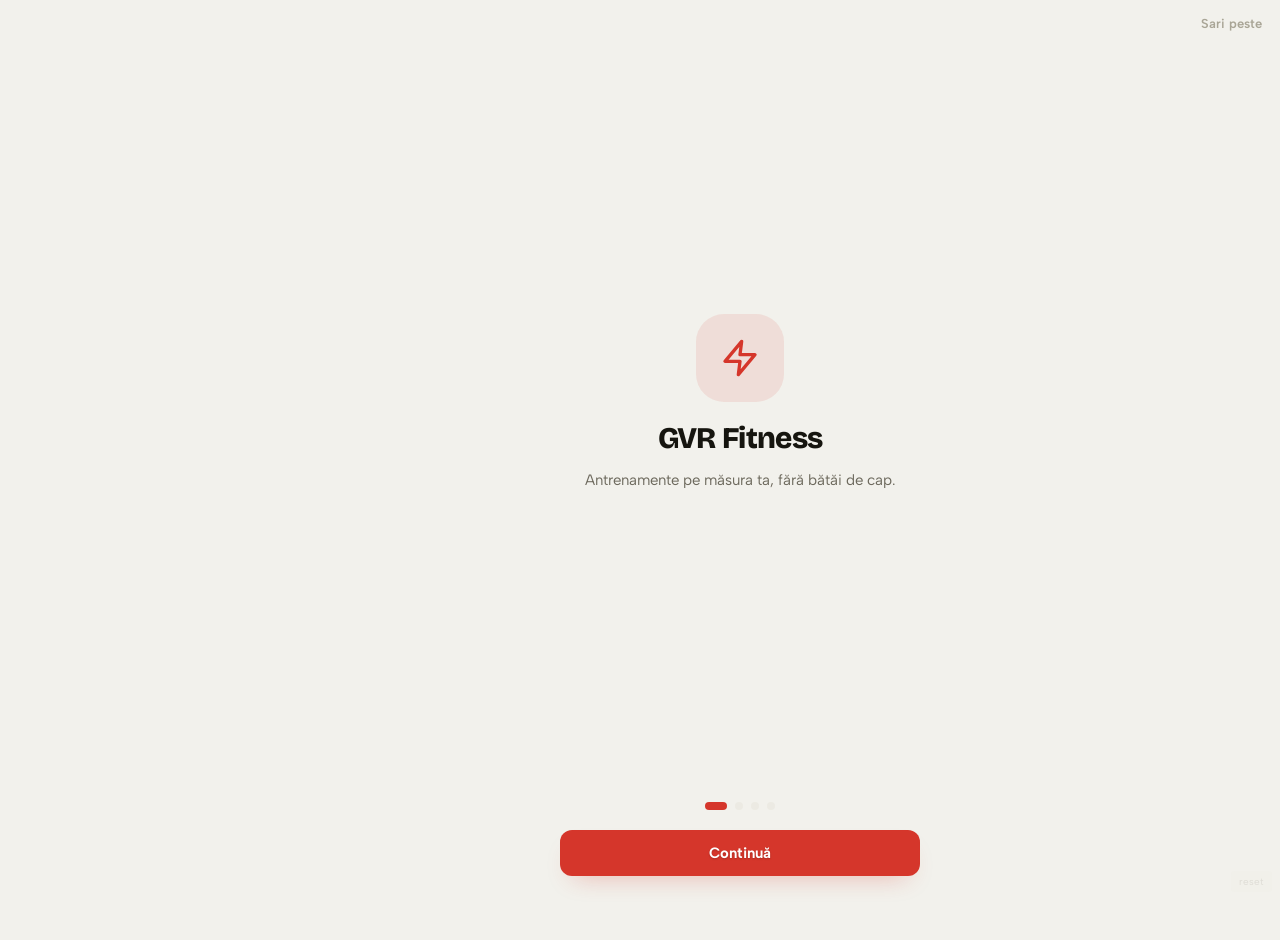
<file: index.html>
<!DOCTYPE html>
<html lang="ro">
<head>
  <meta charset="UTF-8" />
  <meta name="viewport" content="width=device-width, initial-scale=1.0, viewport-fit=cover" />
  <meta name="theme-color" content="#F2F1EC" />
  <meta name="apple-mobile-web-app-capable" content="yes" />
  <meta name="apple-mobile-web-app-status-bar-style" content="default" />
  <title>GVR Fitness Tracker</title>
  <link rel="manifest" href="manifest.json" />
  <link rel="stylesheet" href="assets/fonts/fonts.css" />
  <link rel="stylesheet" href="css/main.css" />
  <script>
    (function() {
      try {
        var saved = JSON.parse(localStorage.getItem('gvr-data-v1') || '{}').tema;
        var t = saved || (matchMedia('(prefers-color-scheme: dark)').matches ? 'slate' : 'chalk');
        document.documentElement.dataset.theme = t;
        var meta = document.querySelector('meta[name="theme-color"]');
        if (meta) meta.content = t === 'slate' ? '#141310' : '#F2F1EC';
      } catch(e) {}
    })();
  </script>
  <script>window.APP_VERSION = '0.9.27';</script>
</head>
<body>

  <!-- Welcome / tur de funcții (utilizator nou) -->
  <div id="view-welcome" class="view"></div>

  <!-- Setup: alegere mod (simplu / personalizat) + pași mod simplu -->
  <div id="view-setup" class="view"></div>

  <!-- Onboarding -->
  <div id="view-onboarding" class="view"></div>

  <!-- Program generat -->
  <div id="view-program" class="view"></div>

  <!-- Dashboard -->
  <div id="view-dashboard" class="view"></div>

  <!-- Antrenamentul zilei (placeholder Etapa 4) -->
  <div id="view-today" class="view"></div>

  <!-- Profil -->
  <div id="view-profil" class="view"></div>

  <!-- Statistici (hub: Sumar / Progres / Recorduri) -->
  <div id="view-statistici" class="view"></div>

  <!-- Calendar lunar -->
  <div id="view-calendar" class="view"></div>

  <!-- Configurare skandenberg (mini-onboarding) -->
  <div id="view-skand" class="view"></div>

  <!-- Realizări (rang forță + insigne) -->
  <div id="view-realizari" class="view"></div>

  <!-- Navigație principală (bottom bar pe mobil, sidebar pe desktop) -->
  <nav id="app-nav" class="app-nav" hidden>
    <a class="nav-logo" href="#" aria-label="GVR Fitness">
      <svg viewBox="0 0 120 120" width="28" height="28" aria-hidden="true" style="flex-shrink:0;">
        <rect x="26" y="42" width="10" height="36" rx="3.5" fill="currentColor"/>
        <rect x="84" y="42" width="10" height="36" rx="3.5" fill="currentColor"/>
        <rect x="14" y="49" width="8" height="22" rx="3" fill="currentColor"/>
        <rect x="98" y="49" width="8" height="22" rx="3" fill="currentColor"/>
        <line x1="34" y1="60" x2="86" y2="60" stroke="currentColor" stroke-width="8" stroke-linecap="round"/>
        <rect x="52" y="55" width="16" height="10" rx="2.5" fill="var(--accent)"/>
      </svg>
      <span class="nav-wordmark">G<span style="color:var(--accent);">V</span>R<span class="nav-wordmark-sub">FITNESS</span></span>
    </a>
        <button class="nav-item" data-nav="dashboard">
      <span class="nav-ico"><svg viewBox="0 0 24 24" fill="none" stroke="currentColor" stroke-width="2" stroke-linecap="round" stroke-linejoin="round"><path d="m3 9 9-7 9 7v11a2 2 0 0 1-2 2H5a2 2 0 0 1-2-2z"/><polyline points="9 22 9 12 15 12 15 22"/></svg></span>
      <span class="nav-lbl">Acasă</span>
    </button>
    <button class="nav-item" data-nav="program">
      <span class="nav-ico"><svg viewBox="0 0 24 24" fill="none" stroke="currentColor" stroke-width="2" stroke-linecap="round" stroke-linejoin="round"><line x1="8" y1="6" x2="21" y2="6"/><line x1="8" y1="12" x2="21" y2="12"/><line x1="8" y1="18" x2="21" y2="18"/><line x1="3" y1="6" x2="3.01" y2="6"/><line x1="3" y1="12" x2="3.01" y2="12"/><line x1="3" y1="18" x2="3.01" y2="18"/></svg></span>
      <span class="nav-lbl">Program</span>
    </button>
    <button class="nav-item nav-item-cta" data-nav="start">
      <span class="nav-ico"><svg viewBox="0 0 24 24" fill="currentColor" stroke="none"><polygon points="6 3 20 12 6 21 6 3"/></svg></span>
      <span class="nav-lbl">Antrenează</span>
    </button>
    <button class="nav-item" data-nav="statistici">
      <span class="nav-ico"><svg viewBox="0 0 24 24" fill="none" stroke="currentColor" stroke-width="2" stroke-linecap="round" stroke-linejoin="round"><line x1="18" y1="20" x2="18" y2="10"/><line x1="12" y1="20" x2="12" y2="4"/><line x1="6" y1="20" x2="6" y2="14"/></svg></span>
      <span class="nav-lbl">Statistici</span>
    </button>
    <button class="nav-item" data-nav="profil">
      <span class="nav-ico"><svg viewBox="0 0 24 24" fill="none" stroke="currentColor" stroke-width="2" stroke-linecap="round" stroke-linejoin="round"><circle cx="12" cy="12" r="3"/><path d="M19.4 15a1.65 1.65 0 0 0 .33 1.82l.06.06a2 2 0 1 1-2.83 2.83l-.06-.06a1.65 1.65 0 0 0-1.82-.33 1.65 1.65 0 0 0-1 1.51V21a2 2 0 0 1-4 0v-.09A1.65 1.65 0 0 0 9 19.4a1.65 1.65 0 0 0-1.82.33l-.06.06a2 2 0 1 1-2.83-2.83l.06-.06a1.65 1.65 0 0 0 .33-1.82 1.65 1.65 0 0 0-1.51-1H3a2 2 0 0 1 0-4h.09A1.65 1.65 0 0 0 4.6 9a1.65 1.65 0 0 0-.33-1.82l-.06-.06a2 2 0 1 1 2.83-2.83l.06.06a1.65 1.65 0 0 0 1.82.33H9a1.65 1.65 0 0 0 1-1.51V3a2 2 0 0 1 4 0v.09a1.65 1.65 0 0 0 1 1.51 1.65 1.65 0 0 0 1.82-.33l.06-.06a2 2 0 1 1 2.83 2.83l-.06.06a1.65 1.65 0 0 0-.33 1.82V9a1.65 1.65 0 0 0 1.51 1H21a2 2 0 0 1 0 4h-.09a1.65 1.65 0 0 0-1.51 1z"/></svg></span>
      <span class="nav-lbl">Setări</span>
    </button>
  </nav>

  <!-- Reset ascuns (dev) -->
  <button id="btn-reset" style="position:fixed;bottom:8px;right:8px;opacity:.15;font-size:10px;padding:4px 8px;background:var(--surf2);color:var(--t2);border-radius:4px;z-index:999">reset</button>

  <script type="module" src="js/app.js"></script>
</body>
</html>
</file>
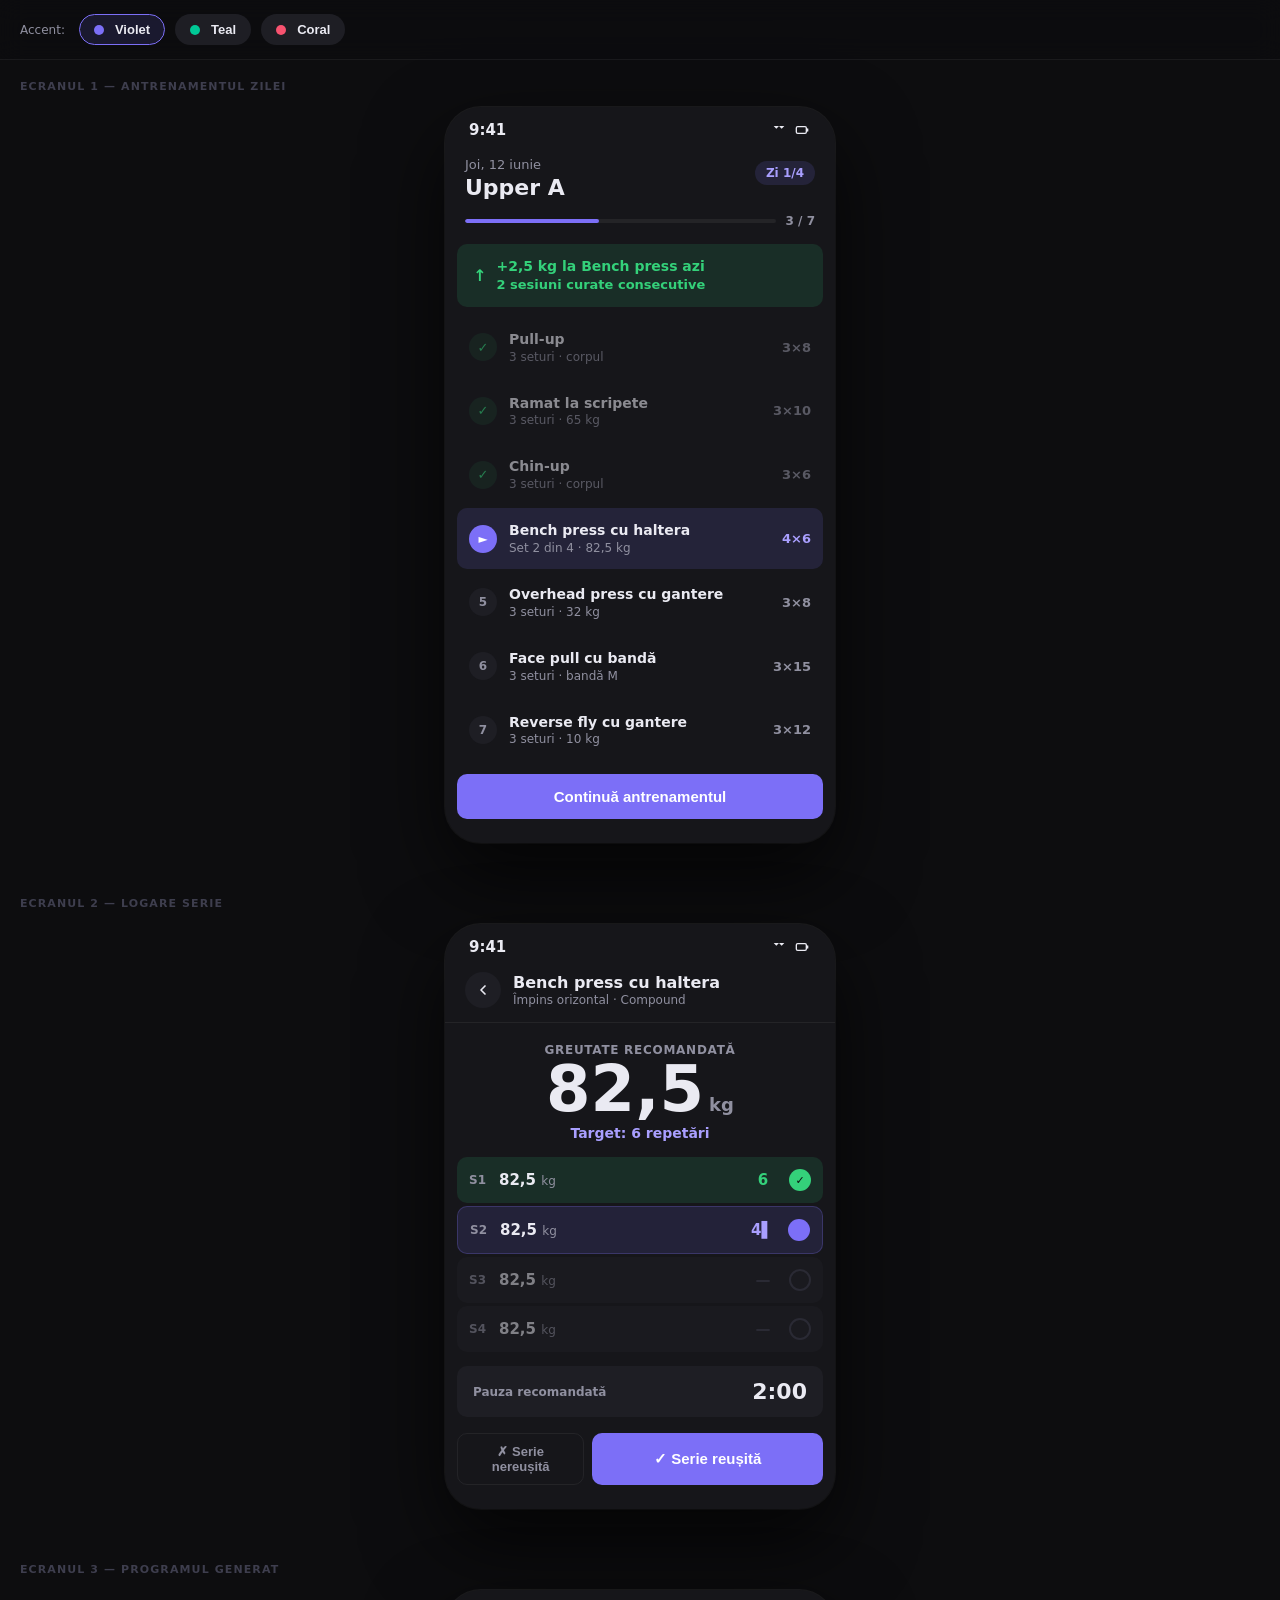
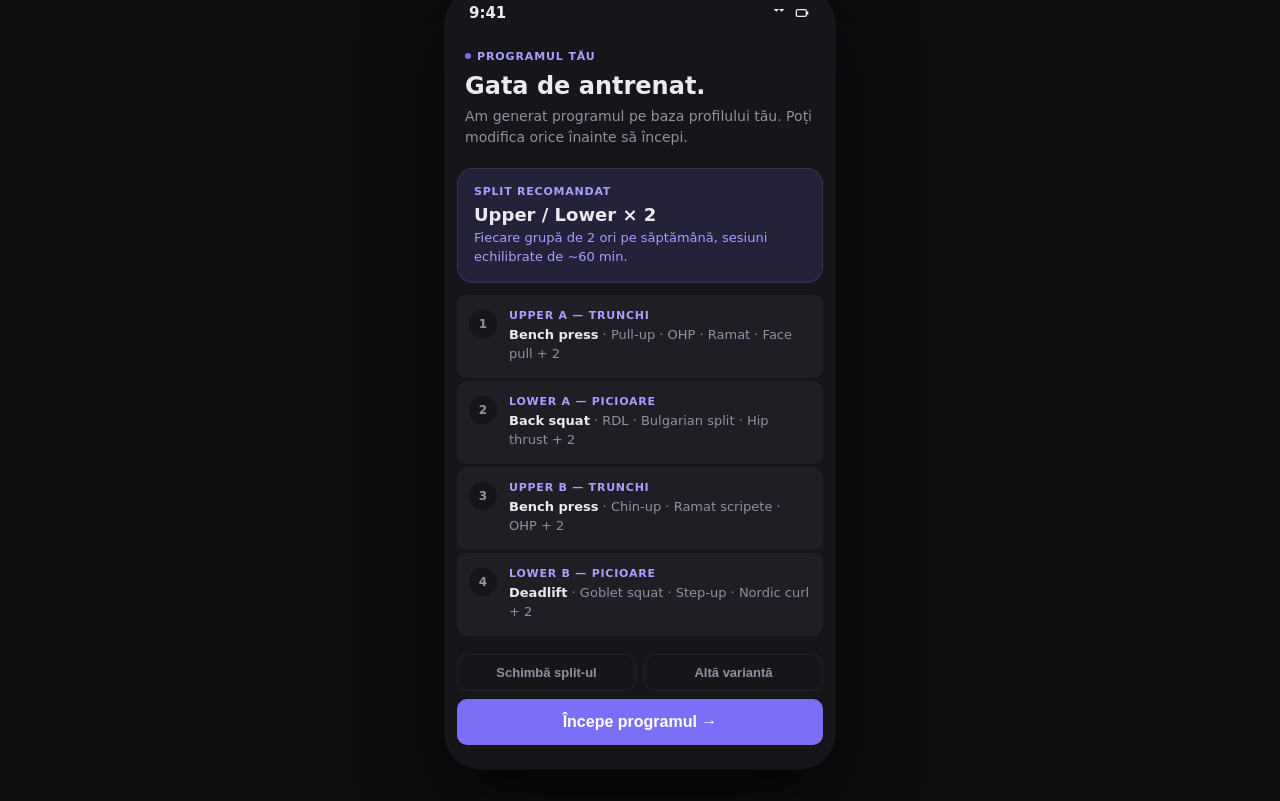
<file: design/prototip.html>
<!DOCTYPE html>
<html lang="ro">
<head>
  <meta charset="UTF-8" />
  <meta name="viewport" content="width=device-width, initial-scale=1.0" />
  <title>GVR — Prototip Design</title>
  <style>
    /* ── Tokens ──────────────────────────────── */
    :root {
      --bg:         #0d0d0f;
      --surface:    #16161a;
      --surface-2:  #1e1e24;
      --border:     rgba(255,255,255,0.06);

      /* Accent A — Violet (default) */
      --accent:     #7c6ff7;
      --accent-dim: rgba(124,111,247,0.14);
      --accent-txt: #a99fff;

      /* Semantic */
      --green:      #34d17a;
      --green-dim:  rgba(52,209,122,0.13);
      --orange:     #f5a624;
      --orange-dim: rgba(245,166,36,0.13);

      /* Text */
      --t1: #eaeaf2;
      --t2: #9090a0;
      --t3: #3e3e4e;

      --r:  16px;
      --rs: 10px;
    }

    * { box-sizing: border-box; margin: 0; padding: 0; }

    body {
      background: var(--bg);
      color: var(--t1);
      font-family: system-ui, -apple-system, sans-serif;
      font-variant-numeric: tabular-nums;
      -webkit-font-smoothing: antialiased;
    }

    /* ── Selector culoare ─────────────────────── */
    .color-bar {
      position: sticky;
      top: 0;
      z-index: 100;
      background: rgba(13,13,15,0.92);
      backdrop-filter: blur(12px);
      padding: 14px 20px;
      display: flex;
      align-items: center;
      gap: 10px;
      border-bottom: 1px solid var(--border);
    }
    .color-bar span {
      font-size: 12px;
      color: var(--t2);
      font-weight: 500;
      margin-right: 4px;
    }
    .swatch {
      display: flex;
      align-items: center;
      gap: 7px;
      padding: 7px 14px;
      border-radius: 999px;
      border: 1.5px solid transparent;
      font-size: 13px;
      font-weight: 600;
      cursor: pointer;
      transition: border-color .15s, background .15s;
      background: var(--surface-2);
      color: var(--t1);
    }
    .swatch .dot {
      width: 10px; height: 10px;
      border-radius: 50%;
      flex-shrink: 0;
    }
    .swatch.active { border-color: var(--accent); background: var(--accent-dim); }

    /* ── Layout ───────────────────────────────── */
    .page-title {
      padding: 28px 20px 8px;
      font-size: 12px;
      font-weight: 600;
      letter-spacing: .08em;
      text-transform: uppercase;
      color: var(--t2);
    }
    .screens {
      display: flex;
      flex-direction: column;
      gap: 2px;
    }
    .screen-label {
      padding: 20px 20px 12px;
      font-size: 11px;
      font-weight: 700;
      letter-spacing: .1em;
      text-transform: uppercase;
      color: var(--t3);
    }

    /* ── Phone shell ──────────────────────────── */
    .phone-wrap {
      padding: 0 16px 32px;
      display: flex;
      justify-content: center;
    }
    .phone {
      width: 100%;
      max-width: 390px;
      background: var(--surface);
      border-radius: 36px;
      overflow: hidden;
      box-shadow: 0 32px 80px rgba(0,0,0,.7), 0 0 0 1px rgba(255,255,255,.07);
    }

    /* ── Status bar ───────────────────────────── */
    .status {
      display: flex;
      justify-content: space-between;
      align-items: center;
      padding: 14px 24px 6px;
    }
    .status .time { font-size: 15px; font-weight: 700; }
    .status .icons { display: flex; gap: 6px; align-items: center; }
    .status .icons svg { width: 16px; height: 16px; fill: var(--t1); }

    /* ── Shared components ────────────────────── */
    .chip {
      display: inline-flex;
      align-items: center;
      gap: 5px;
      padding: 5px 11px;
      border-radius: 999px;
      font-size: 12px;
      font-weight: 600;
    }
    .chip-accent { background: var(--accent-dim); color: var(--accent-txt); }
    .chip-green  { background: var(--green-dim);  color: var(--green); }
    .chip-orange { background: var(--orange-dim); color: var(--orange); }

    .btn {
      display: inline-flex;
      align-items: center;
      justify-content: center;
      gap: 7px;
      padding: 14px 22px;
      border-radius: var(--rs);
      font-size: 15px;
      font-weight: 700;
      border: none;
      cursor: pointer;
      transition: opacity .15s;
    }
    .btn-primary { background: var(--accent); color: #fff; }
    .btn-secondary { background: var(--surface-2); color: var(--t1); }
    .btn-ghost { background: transparent; border: 1.5px solid var(--border); color: var(--t2); font-size: 13px; padding: 10px 16px; }

    .divider { height: 1px; background: var(--border); margin: 0; }

    /* ══════════════════════════════════════════ */
    /*  SCREEN 1 — AZI                            */
    /* ══════════════════════════════════════════ */
    .s1-header {
      padding: 12px 20px 16px;
    }
    .s1-header .meta {
      display: flex;
      justify-content: space-between;
      align-items: flex-start;
      margin-bottom: 14px;
    }
    .s1-header .date { font-size: 13px; color: var(--t2); font-weight: 500; }
    .s1-header h1 { font-size: 22px; font-weight: 800; line-height: 1.15; margin-top: 3px; }
    .s1-progress {
      display: flex;
      align-items: center;
      gap: 10px;
    }
    .prog-bar-wrap {
      flex: 1;
      height: 4px;
      background: var(--border);
      border-radius: 999px;
      overflow: hidden;
    }
    .prog-bar {
      height: 100%;
      background: var(--accent);
      border-radius: 999px;
      transition: width .3s ease;
    }
    .prog-label { font-size: 12px; color: var(--t2); font-weight: 600; white-space: nowrap; }

    .ex-list { padding: 0 12px; display: flex; flex-direction: column; gap: 3px; }

    .ex-card {
      display: flex;
      align-items: center;
      gap: 12px;
      padding: 14px 12px;
      border-radius: var(--rs);
      transition: background .15s;
    }
    .ex-card.done   { opacity: .55; }
    .ex-card.active { background: var(--accent-dim); }

    .ex-status {
      width: 28px; height: 28px;
      border-radius: 50%;
      flex-shrink: 0;
      display: flex; align-items: center; justify-content: center;
      font-size: 13px;
    }
    .ex-status.done-s   { background: var(--green-dim); color: var(--green); }
    .ex-status.active-s { background: var(--accent); color: #fff; font-weight: 800; font-size: 12px; }
    .ex-status.next-s   { background: var(--surface-2); color: var(--t2); font-weight: 700; font-size: 12px; }

    .ex-info { flex: 1; min-width: 0; }
    .ex-name { font-size: 14px; font-weight: 700; line-height: 1.2; white-space: nowrap; overflow: hidden; text-overflow: ellipsis; }
    .ex-sub  { font-size: 12px; color: var(--t2); margin-top: 2px; }

    .ex-sets { font-size: 13px; font-weight: 700; color: var(--t2); flex-shrink: 0; }
    .ex-sets.accent { color: var(--accent-txt); }

    .banner {
      margin: 12px 12px 4px;
      padding: 13px 16px;
      border-radius: var(--rs);
      display: flex;
      align-items: center;
      gap: 10px;
      font-size: 13px;
      font-weight: 600;
    }
    .banner-green  { background: var(--green-dim); color: var(--green); }
    .banner-orange { background: var(--orange-dim); color: var(--orange); }
    .banner .icon { font-size: 16px; flex-shrink: 0; }
    .banner .text { line-height: 1.35; }
    .banner .text strong { display: block; font-size: 14px; }

    .s1-footer { padding: 14px 12px 24px; }

    /* ══════════════════════════════════════════ */
    /*  SCREEN 2 — LOGARE                         */
    /* ══════════════════════════════════════════ */
    .s2-nav {
      display: flex;
      align-items: center;
      gap: 12px;
      padding: 10px 20px 14px;
    }
    .back-btn {
      width: 36px; height: 36px;
      background: var(--surface-2);
      border-radius: 50%;
      display: flex; align-items: center; justify-content: center;
      flex-shrink: 0;
    }
    .back-btn svg { width: 16px; height: 16px; stroke: var(--t1); fill: none; }
    .s2-nav .ex-title { font-size: 16px; font-weight: 800; }
    .s2-nav .ex-pattern { font-size: 12px; color: var(--t2); margin-top: 1px; }

    .weight-display {
      padding: 20px 20px 16px;
      text-align: center;
    }
    .weight-display .label { font-size: 12px; color: var(--t2); font-weight: 600; letter-spacing: .06em; text-transform: uppercase; }
    .weight-display .value {
      font-size: 64px;
      font-weight: 900;
      line-height: 1;
      margin: 6px 0 2px;
      color: var(--t1);
      font-variant-numeric: tabular-nums;
    }
    .weight-display .unit { font-size: 18px; font-weight: 600; color: var(--t2); }
    .weight-display .rep-range { font-size: 14px; color: var(--accent-txt); font-weight: 600; margin-top: 4px; }

    .sets-list { padding: 0 12px; display: flex; flex-direction: column; gap: 3px; }

    .set-row {
      display: flex;
      align-items: center;
      gap: 10px;
      padding: 12px 12px;
      border-radius: var(--rs);
    }
    .set-row.done-r   { background: var(--green-dim); }
    .set-row.active-r { background: var(--accent-dim); border: 1px solid rgba(124,111,247,.25); }
    .set-row.next-r   { background: var(--surface-2); opacity: .5; }

    .set-num {
      font-size: 12px;
      font-weight: 700;
      color: var(--t2);
      width: 20px;
      flex-shrink: 0;
    }
    .set-kg {
      flex: 1;
      font-size: 15px;
      font-weight: 700;
    }
    .set-kg .kg-val { color: var(--t1); }
    .set-kg .kg-unit { font-size: 12px; color: var(--t2); font-weight: 500; }
    .set-reps {
      font-size: 15px;
      font-weight: 800;
      min-width: 32px;
      text-align: center;
    }
    .set-reps.done-rep { color: var(--green); }
    .set-reps.active-rep { color: var(--accent-txt); }
    .set-reps.pending { color: var(--t3); }

    .check-icon { width: 22px; height: 22px; flex-shrink: 0; border-radius: 50%; display: flex; align-items: center; justify-content: center; }
    .check-icon.done-c { background: var(--green); color: #0d0d0f; font-size: 11px; font-weight: 900; }
    .check-icon.active-c { background: var(--accent); width: 22px; height: 22px; }
    .check-icon.pending-c { border: 2px solid var(--t3); }

    .pause-timer {
      margin: 14px 12px 4px;
      padding: 13px 16px;
      background: var(--surface-2);
      border-radius: var(--rs);
      display: flex;
      align-items: center;
      justify-content: space-between;
    }
    .pause-timer .pt-label { font-size: 12px; color: var(--t2); font-weight: 600; }
    .pause-timer .pt-val { font-size: 22px; font-weight: 900; color: var(--t1); }

    .s2-footer { padding: 12px 12px 24px; display: flex; gap: 8px; }

    /* ══════════════════════════════════════════ */
    /*  SCREEN 3 — PROGRAM GENERAT                */
    /* ══════════════════════════════════════════ */
    .s3-header { padding: 16px 20px 20px; }
    .s3-header .badge {
      display: inline-flex;
      align-items: center;
      gap: 6px;
      font-size: 11px;
      font-weight: 700;
      letter-spacing: .08em;
      text-transform: uppercase;
      color: var(--accent-txt);
      margin-bottom: 10px;
    }
    .s3-header .badge::before {
      content: '';
      display: block;
      width: 6px; height: 6px;
      background: var(--accent);
      border-radius: 50%;
    }
    .s3-header h1 { font-size: 24px; font-weight: 900; line-height: 1.15; }
    .s3-header .sub { font-size: 14px; color: var(--t2); margin-top: 6px; line-height: 1.5; }

    .split-card {
      margin: 0 12px 12px;
      padding: 16px;
      background: var(--accent-dim);
      border-radius: var(--r);
      border: 1px solid rgba(124,111,247,.2);
    }
    .split-card .sc-label { font-size: 11px; font-weight: 700; letter-spacing: .07em; text-transform: uppercase; color: var(--accent-txt); margin-bottom: 6px; }
    .split-card .sc-name  { font-size: 18px; font-weight: 900; color: var(--t1); }
    .split-card .sc-desc  { font-size: 13px; color: var(--accent-txt); margin-top: 4px; line-height: 1.4; }

    .days-list { padding: 0 12px; display: flex; flex-direction: column; gap: 3px; margin-bottom: 12px; }

    .day-row {
      display: flex;
      align-items: flex-start;
      gap: 12px;
      padding: 14px 12px;
      background: var(--surface-2);
      border-radius: var(--rs);
    }
    .day-num {
      width: 28px; height: 28px;
      background: var(--surface);
      border-radius: 50%;
      display: flex; align-items: center; justify-content: center;
      font-size: 12px; font-weight: 800;
      color: var(--t2);
      flex-shrink: 0;
      margin-top: 1px;
    }
    .day-info { flex: 1; }
    .day-type { font-size: 11px; font-weight: 700; text-transform: uppercase; letter-spacing: .07em; color: var(--accent-txt); margin-bottom: 3px; }
    .day-exs  { font-size: 13px; color: var(--t2); line-height: 1.5; }
    .day-exs strong { color: var(--t1); font-weight: 600; }

    .s3-footer { padding: 6px 12px 24px; display: flex; flex-direction: column; gap: 8px; }
    .s3-footer .row { display: flex; gap: 8px; }
  </style>
</head>
<body>

<!-- ── Selector culoare ───────────────────────── -->
<div class="color-bar">
  <span>Accent:</span>
  <button class="swatch active" onclick="setColor('violet', this)">
    <span class="dot" style="background:#7c6ff7"></span> Violet
  </button>
  <button class="swatch" onclick="setColor('teal', this)">
    <span class="dot" style="background:#00c896"></span> Teal
  </button>
  <button class="swatch" onclick="setColor('rose', this)">
    <span class="dot" style="background:#f7526f"></span> Coral
  </button>
</div>

<div class="screens">

  <!-- ── SCREEN 1: AZI ──────────────────────── -->
  <div class="screen-label">Ecranul 1 — Antrenamentul zilei</div>
  <div class="phone-wrap">
    <div class="phone">
      <!-- Status bar -->
      <div class="status">
        <span class="time">9:41</span>
        <div class="icons">
          <svg viewBox="0 0 24 24"><path d="M1 6l4 4 4-4M9 6l4 4 4-4M17 6l4 4"/></svg>
          <svg viewBox="0 0 24 24"><rect x="2" y="7" width="15" height="10" rx="2" stroke="currentColor" stroke-width="2" fill="none"/><path d="M19 10.5v3" stroke="currentColor" stroke-width="2" stroke-linecap="round"/></svg>
        </div>
      </div>

      <!-- Header -->
      <div class="s1-header">
        <div class="meta">
          <div>
            <div class="date">Joi, 12 iunie</div>
            <h1>Upper A</h1>
          </div>
          <div class="chip chip-accent" style="margin-top:4px">Zi 1/4</div>
        </div>
        <div class="s1-progress">
          <div class="prog-bar-wrap">
            <div class="prog-bar" style="width:43%"></div>
          </div>
          <span class="prog-label">3 / 7</span>
        </div>
      </div>

      <!-- Banner progres -->
      <div class="banner banner-green" style="margin-top:0">
        <span class="icon">↑</span>
        <div class="text">
          <strong>+2,5 kg la Bench press azi</strong>
          2 sesiuni curate consecutive
        </div>
      </div>

      <!-- Exercitii -->
      <div class="ex-list" style="margin-top:10px">

        <div class="ex-card done">
          <div class="ex-status done-s">✓</div>
          <div class="ex-info">
            <div class="ex-name">Pull-up</div>
            <div class="ex-sub">3 seturi · corpul</div>
          </div>
          <div class="ex-sets">3×8</div>
        </div>

        <div class="ex-card done">
          <div class="ex-status done-s">✓</div>
          <div class="ex-info">
            <div class="ex-name">Ramat la scripete</div>
            <div class="ex-sub">3 seturi · 65 kg</div>
          </div>
          <div class="ex-sets">3×10</div>
        </div>

        <div class="ex-card done">
          <div class="ex-status done-s">✓</div>
          <div class="ex-info">
            <div class="ex-name">Chin-up</div>
            <div class="ex-sub">3 seturi · corpul</div>
          </div>
          <div class="ex-sets">3×6</div>
        </div>

        <div class="ex-card active">
          <div class="ex-status active-s">►</div>
          <div class="ex-info">
            <div class="ex-name">Bench press cu haltera</div>
            <div class="ex-sub">Set 2 din 4 · 82,5 kg</div>
          </div>
          <div class="ex-sets accent">4×6</div>
        </div>

        <div class="ex-card">
          <div class="ex-status next-s">5</div>
          <div class="ex-info">
            <div class="ex-name">Overhead press cu gantere</div>
            <div class="ex-sub">3 seturi · 32 kg</div>
          </div>
          <div class="ex-sets">3×8</div>
        </div>

        <div class="ex-card">
          <div class="ex-status next-s">6</div>
          <div class="ex-info">
            <div class="ex-name">Face pull cu bandă</div>
            <div class="ex-sub">3 seturi · bandă M</div>
          </div>
          <div class="ex-sets">3×15</div>
        </div>

        <div class="ex-card">
          <div class="ex-status next-s">7</div>
          <div class="ex-info">
            <div class="ex-name">Reverse fly cu gantere</div>
            <div class="ex-sub">3 seturi · 10 kg</div>
          </div>
          <div class="ex-sets">3×12</div>
        </div>

      </div>

      <!-- CTA -->
      <div class="s1-footer">
        <button class="btn btn-primary" style="width:100%">Continuă antrenamentul</button>
      </div>
    </div>
  </div>

  <!-- ── SCREEN 2: LOGARE ───────────────────── -->
  <div class="screen-label">Ecranul 2 — Logare serie</div>
  <div class="phone-wrap">
    <div class="phone">
      <div class="status">
        <span class="time">9:41</span>
        <div class="icons">
          <svg viewBox="0 0 24 24"><path d="M1 6l4 4 4-4M9 6l4 4 4-4M17 6l4 4"/></svg>
          <svg viewBox="0 0 24 24"><rect x="2" y="7" width="15" height="10" rx="2" stroke="currentColor" stroke-width="2" fill="none"/><path d="M19 10.5v3" stroke="currentColor" stroke-width="2" stroke-linecap="round"/></svg>
        </div>
      </div>

      <div class="s2-nav">
        <div class="back-btn">
          <svg viewBox="0 0 24 24" stroke-width="2.5" stroke-linecap="round" stroke-linejoin="round">
            <path d="M15 18l-6-6 6-6"/>
          </svg>
        </div>
        <div>
          <div class="ex-title">Bench press cu haltera</div>
          <div class="ex-pattern">Împins orizontal · Compound</div>
        </div>
      </div>

      <div class="divider"></div>

      <!-- Greutate curenta -->
      <div class="weight-display">
        <div class="label">Greutate recomandată</div>
        <div>
          <span class="value">82,5</span>
          <span class="unit"> kg</span>
        </div>
        <div class="rep-range">Target: 6 repetări</div>
      </div>

      <!-- Seturi -->
      <div class="sets-list">

        <div class="set-row done-r">
          <span class="set-num">S1</span>
          <div class="set-kg"><span class="kg-val">82,5</span> <span class="kg-unit">kg</span></div>
          <span class="set-reps done-rep">6</span>
          <div class="check-icon done-c">✓</div>
        </div>

        <div class="set-row active-r">
          <span class="set-num">S2</span>
          <div class="set-kg"><span class="kg-val">82,5</span> <span class="kg-unit">kg</span></div>
          <span class="set-reps active-rep">4▌</span>
          <div class="check-icon active-c"></div>
        </div>

        <div class="set-row next-r">
          <span class="set-num">S3</span>
          <div class="set-kg"><span class="kg-val">82,5</span> <span class="kg-unit">kg</span></div>
          <span class="set-reps pending">—</span>
          <div class="check-icon pending-c"></div>
        </div>

        <div class="set-row next-r">
          <span class="set-num">S4</span>
          <div class="set-kg"><span class="kg-val">82,5</span> <span class="kg-unit">kg</span></div>
          <span class="set-reps pending">—</span>
          <div class="check-icon pending-c"></div>
        </div>

      </div>

      <!-- Timer pauza -->
      <div class="pause-timer" style="margin-top:14px">
        <div>
          <div class="pt-label">Pauza recomandată</div>
        </div>
        <div class="pt-val">2:00</div>
      </div>

      <!-- Footer -->
      <div class="s2-footer">
        <button class="btn btn-ghost" style="flex:1">✗ Serie nereușită</button>
        <button class="btn btn-primary" style="flex:2">✓ Serie reușită</button>
      </div>

    </div>
  </div>

  <!-- ── SCREEN 3: PROGRAM GENERAT ─────────── -->
  <div class="screen-label">Ecranul 3 — Programul generat</div>
  <div class="phone-wrap">
    <div class="phone">
      <div class="status">
        <span class="time">9:41</span>
        <div class="icons">
          <svg viewBox="0 0 24 24"><path d="M1 6l4 4 4-4M9 6l4 4 4-4M17 6l4 4"/></svg>
          <svg viewBox="0 0 24 24"><rect x="2" y="7" width="15" height="10" rx="2" stroke="currentColor" stroke-width="2" fill="none"/><path d="M19 10.5v3" stroke="currentColor" stroke-width="2" stroke-linecap="round"/></svg>
        </div>
      </div>

      <div class="s3-header">
        <div class="badge">Programul tău</div>
        <h1>Gata de antrenat.</h1>
        <div class="sub">Am generat programul pe baza profilului tău. Poți modifica orice înainte să începi.</div>
      </div>

      <!-- Split propus -->
      <div class="split-card">
        <div class="sc-label">Split recomandat</div>
        <div class="sc-name">Upper / Lower × 2</div>
        <div class="sc-desc">Fiecare grupă de 2 ori pe săptămână, sesiuni echilibrate de ~60 min.</div>
      </div>

      <!-- Zile -->
      <div class="days-list">

        <div class="day-row">
          <div class="day-num">1</div>
          <div class="day-info">
            <div class="day-type">Upper A — Trunchi</div>
            <div class="day-exs"><strong>Bench press</strong> · Pull-up · OHP · Ramat · Face pull + 2</div>
          </div>
        </div>

        <div class="day-row">
          <div class="day-num">2</div>
          <div class="day-info">
            <div class="day-type">Lower A — Picioare</div>
            <div class="day-exs"><strong>Back squat</strong> · RDL · Bulgarian split · Hip thrust + 2</div>
          </div>
        </div>

        <div class="day-row">
          <div class="day-num">3</div>
          <div class="day-info">
            <div class="day-type">Upper B — Trunchi</div>
            <div class="day-exs"><strong>Bench press</strong> · Chin-up · Ramat scripete · OHP + 2</div>
          </div>
        </div>

        <div class="day-row">
          <div class="day-num">4</div>
          <div class="day-info">
            <div class="day-type">Lower B — Picioare</div>
            <div class="day-exs"><strong>Deadlift</strong> · Goblet squat · Step-up · Nordic curl + 2</div>
          </div>
        </div>

      </div>

      <!-- Footer -->
      <div class="s3-footer">
        <div class="row">
          <button class="btn btn-ghost" style="flex:1">Schimbă split-ul</button>
          <button class="btn btn-ghost" style="flex:1">Altă variantă</button>
        </div>
        <button class="btn btn-primary" style="width:100%;font-size:16px">Începe programul →</button>
      </div>

    </div>
  </div>

</div><!-- /screens -->

<script>
  const themes = {
    violet: {
      accent:    '#7c6ff7',
      accentDim: 'rgba(124,111,247,0.14)',
      accentTxt: '#a99fff',
    },
    teal: {
      accent:    '#00c896',
      accentDim: 'rgba(0,200,150,0.13)',
      accentTxt: '#5de0b7',
    },
    rose: {
      accent:    '#f7526f',
      accentDim: 'rgba(247,82,111,0.13)',
      accentTxt: '#ff8fa1',
    },
  };

  function setColor(name, btn) {
    const t = themes[name];
    const r = document.documentElement.style;
    r.setProperty('--accent',     t.accent);
    r.setProperty('--accent-dim', t.accentDim);
    r.setProperty('--accent-txt', t.accentTxt);
    document.querySelectorAll('.swatch').forEach(s => s.classList.remove('active'));
    btn.classList.add('active');
  }
</script>
</body>
</html>
</file>
<file: assets/fonts/fonts.css>
/* GVR Fitness — self-hosted webfonts (downloaded from Google Fonts) */

/* ===== Albert Sans (400–800, latin-ext + latin) ===== */
/* latin-ext */
@font-face { font-family: 'Albert Sans'; font-style: normal; font-weight: 400; font-display: swap;
  src: url('albert-sans-ext.woff2') format('woff2');
  unicode-range: U+0100-02BA, U+02BD-02C5, U+02C7-02CC, U+02CE-02D7, U+02DD-02FF, U+0304, U+0308, U+0329, U+1D00-1DBF, U+1E00-1E9F, U+1EF2-1EFF, U+2020, U+20A0-20AB, U+20AD-20C0, U+2113, U+2C60-2C7F, U+A720-A7FF; }
/* latin */
@font-face { font-family: 'Albert Sans'; font-style: normal; font-weight: 400; font-display: swap;
  src: url('albert-sans-latin.woff2') format('woff2');
  unicode-range: U+0000-00FF, U+0131, U+0152-0153, U+02BB-02BC, U+02C6, U+02DA, U+02DC, U+0304, U+0308, U+0329, U+2000-206F, U+20AC, U+2122, U+2191, U+2193, U+2212, U+2215, U+FEFF, U+FFFD; }
/* latin-ext */
@font-face { font-family: 'Albert Sans'; font-style: normal; font-weight: 500; font-display: swap;
  src: url('albert-sans-ext.woff2') format('woff2');
  unicode-range: U+0100-02BA, U+02BD-02C5, U+02C7-02CC, U+02CE-02D7, U+02DD-02FF, U+0304, U+0308, U+0329, U+1D00-1DBF, U+1E00-1E9F, U+1EF2-1EFF, U+2020, U+20A0-20AB, U+20AD-20C0, U+2113, U+2C60-2C7F, U+A720-A7FF; }
/* latin */
@font-face { font-family: 'Albert Sans'; font-style: normal; font-weight: 500; font-display: swap;
  src: url('albert-sans-latin.woff2') format('woff2');
  unicode-range: U+0000-00FF, U+0131, U+0152-0153, U+02BB-02BC, U+02C6, U+02DA, U+02DC, U+0304, U+0308, U+0329, U+2000-206F, U+20AC, U+2122, U+2191, U+2193, U+2212, U+2215, U+FEFF, U+FFFD; }
/* latin-ext */
@font-face { font-family: 'Albert Sans'; font-style: normal; font-weight: 600; font-display: swap;
  src: url('albert-sans-ext.woff2') format('woff2');
  unicode-range: U+0100-02BA, U+02BD-02C5, U+02C7-02CC, U+02CE-02D7, U+02DD-02FF, U+0304, U+0308, U+0329, U+1D00-1DBF, U+1E00-1E9F, U+1EF2-1EFF, U+2020, U+20A0-20AB, U+20AD-20C0, U+2113, U+2C60-2C7F, U+A720-A7FF; }
/* latin */
@font-face { font-family: 'Albert Sans'; font-style: normal; font-weight: 600; font-display: swap;
  src: url('albert-sans-latin.woff2') format('woff2');
  unicode-range: U+0000-00FF, U+0131, U+0152-0153, U+02BB-02BC, U+02C6, U+02DA, U+02DC, U+0304, U+0308, U+0329, U+2000-206F, U+20AC, U+2122, U+2191, U+2193, U+2212, U+2215, U+FEFF, U+FFFD; }
/* latin-ext */
@font-face { font-family: 'Albert Sans'; font-style: normal; font-weight: 700; font-display: swap;
  src: url('albert-sans-ext.woff2') format('woff2');
  unicode-range: U+0100-02BA, U+02BD-02C5, U+02C7-02CC, U+02CE-02D7, U+02DD-02FF, U+0304, U+0308, U+0329, U+1D00-1DBF, U+1E00-1E9F, U+1EF2-1EFF, U+2020, U+20A0-20AB, U+20AD-20C0, U+2113, U+2C60-2C7F, U+A720-A7FF; }
/* latin */
@font-face { font-family: 'Albert Sans'; font-style: normal; font-weight: 700; font-display: swap;
  src: url('albert-sans-latin.woff2') format('woff2');
  unicode-range: U+0000-00FF, U+0131, U+0152-0153, U+02BB-02BC, U+02C6, U+02DA, U+02DC, U+0304, U+0308, U+0329, U+2000-206F, U+20AC, U+2122, U+2191, U+2193, U+2212, U+2215, U+FEFF, U+FFFD; }
/* latin-ext */
@font-face { font-family: 'Albert Sans'; font-style: normal; font-weight: 800; font-display: swap;
  src: url('albert-sans-ext.woff2') format('woff2');
  unicode-range: U+0100-02BA, U+02BD-02C5, U+02C7-02CC, U+02CE-02D7, U+02DD-02FF, U+0304, U+0308, U+0329, U+1D00-1DBF, U+1E00-1E9F, U+1EF2-1EFF, U+2020, U+20A0-20AB, U+20AD-20C0, U+2113, U+2C60-2C7F, U+A720-A7FF; }
/* latin */
@font-face { font-family: 'Albert Sans'; font-style: normal; font-weight: 800; font-display: swap;
  src: url('albert-sans-latin.woff2') format('woff2');
  unicode-range: U+0000-00FF, U+0131, U+0152-0153, U+02BB-02BC, U+02C6, U+02DA, U+02DC, U+0304, U+0308, U+0329, U+2000-206F, U+20AC, U+2122, U+2191, U+2193, U+2212, U+2215, U+FEFF, U+FFFD; }

/* ===== Bricolage Grotesque (500–800, vietnamese + latin-ext + latin) ===== */
/* vietnamese */
@font-face { font-family: 'Bricolage Grotesque'; font-style: normal; font-weight: 500; font-stretch: 100%; font-display: swap;
  src: url('bricolage-grotesque-ext2.woff2') format('woff2');
  unicode-range: U+0102-0103, U+0110-0111, U+0128-0129, U+0168-0169, U+01A0-01A1, U+01AF-01B0, U+0300-0301, U+0303-0304, U+0308-0309, U+0323, U+0329, U+1EA0-1EF9, U+20AB; }
/* latin-ext */
@font-face { font-family: 'Bricolage Grotesque'; font-style: normal; font-weight: 500; font-stretch: 100%; font-display: swap;
  src: url('bricolage-grotesque-ext.woff2') format('woff2');
  unicode-range: U+0100-02BA, U+02BD-02C5, U+02C7-02CC, U+02CE-02D7, U+02DD-02FF, U+0304, U+0308, U+0329, U+1D00-1DBF, U+1E00-1E9F, U+1EF2-1EFF, U+2020, U+20A0-20AB, U+20AD-20C0, U+2113, U+2C60-2C7F, U+A720-A7FF; }
/* latin */
@font-face { font-family: 'Bricolage Grotesque'; font-style: normal; font-weight: 500; font-stretch: 100%; font-display: swap;
  src: url('bricolage-grotesque-latin.woff2') format('woff2');
  unicode-range: U+0000-00FF, U+0131, U+0152-0153, U+02BB-02BC, U+02C6, U+02DA, U+02DC, U+0304, U+0308, U+0329, U+2000-206F, U+20AC, U+2122, U+2191, U+2193, U+2212, U+2215, U+FEFF, U+FFFD; }
/* vietnamese */
@font-face { font-family: 'Bricolage Grotesque'; font-style: normal; font-weight: 600; font-stretch: 100%; font-display: swap;
  src: url('bricolage-grotesque-ext2.woff2') format('woff2');
  unicode-range: U+0102-0103, U+0110-0111, U+0128-0129, U+0168-0169, U+01A0-01A1, U+01AF-01B0, U+0300-0301, U+0303-0304, U+0308-0309, U+0323, U+0329, U+1EA0-1EF9, U+20AB; }
/* latin-ext */
@font-face { font-family: 'Bricolage Grotesque'; font-style: normal; font-weight: 600; font-stretch: 100%; font-display: swap;
  src: url('bricolage-grotesque-ext.woff2') format('woff2');
  unicode-range: U+0100-02BA, U+02BD-02C5, U+02C7-02CC, U+02CE-02D7, U+02DD-02FF, U+0304, U+0308, U+0329, U+1D00-1DBF, U+1E00-1E9F, U+1EF2-1EFF, U+2020, U+20A0-20AB, U+20AD-20C0, U+2113, U+2C60-2C7F, U+A720-A7FF; }
/* latin */
@font-face { font-family: 'Bricolage Grotesque'; font-style: normal; font-weight: 600; font-stretch: 100%; font-display: swap;
  src: url('bricolage-grotesque-latin.woff2') format('woff2');
  unicode-range: U+0000-00FF, U+0131, U+0152-0153, U+02BB-02BC, U+02C6, U+02DA, U+02DC, U+0304, U+0308, U+0329, U+2000-206F, U+20AC, U+2122, U+2191, U+2193, U+2212, U+2215, U+FEFF, U+FFFD; }
/* vietnamese */
@font-face { font-family: 'Bricolage Grotesque'; font-style: normal; font-weight: 700; font-stretch: 100%; font-display: swap;
  src: url('bricolage-grotesque-ext2.woff2') format('woff2');
  unicode-range: U+0102-0103, U+0110-0111, U+0128-0129, U+0168-0169, U+01A0-01A1, U+01AF-01B0, U+0300-0301, U+0303-0304, U+0308-0309, U+0323, U+0329, U+1EA0-1EF9, U+20AB; }
/* latin-ext */
@font-face { font-family: 'Bricolage Grotesque'; font-style: normal; font-weight: 700; font-stretch: 100%; font-display: swap;
  src: url('bricolage-grotesque-ext.woff2') format('woff2');
  unicode-range: U+0100-02BA, U+02BD-02C5, U+02C7-02CC, U+02CE-02D7, U+02DD-02FF, U+0304, U+0308, U+0329, U+1D00-1DBF, U+1E00-1E9F, U+1EF2-1EFF, U+2020, U+20A0-20AB, U+20AD-20C0, U+2113, U+2C60-2C7F, U+A720-A7FF; }
/* latin */
@font-face { font-family: 'Bricolage Grotesque'; font-style: normal; font-weight: 700; font-stretch: 100%; font-display: swap;
  src: url('bricolage-grotesque-latin.woff2') format('woff2');
  unicode-range: U+0000-00FF, U+0131, U+0152-0153, U+02BB-02BC, U+02C6, U+02DA, U+02DC, U+0304, U+0308, U+0329, U+2000-206F, U+20AC, U+2122, U+2191, U+2193, U+2212, U+2215, U+FEFF, U+FFFD; }
/* vietnamese */
@font-face { font-family: 'Bricolage Grotesque'; font-style: normal; font-weight: 800; font-stretch: 100%; font-display: swap;
  src: url('bricolage-grotesque-ext2.woff2') format('woff2');
  unicode-range: U+0102-0103, U+0110-0111, U+0128-0129, U+0168-0169, U+01A0-01A1, U+01AF-01B0, U+0300-0301, U+0303-0304, U+0308-0309, U+0323, U+0329, U+1EA0-1EF9, U+20AB; }
/* latin-ext */
@font-face { font-family: 'Bricolage Grotesque'; font-style: normal; font-weight: 800; font-stretch: 100%; font-display: swap;
  src: url('bricolage-grotesque-ext.woff2') format('woff2');
  unicode-range: U+0100-02BA, U+02BD-02C5, U+02C7-02CC, U+02CE-02D7, U+02DD-02FF, U+0304, U+0308, U+0329, U+1D00-1DBF, U+1E00-1E9F, U+1EF2-1EFF, U+2020, U+20A0-20AB, U+20AD-20C0, U+2113, U+2C60-2C7F, U+A720-A7FF; }
/* latin */
@font-face { font-family: 'Bricolage Grotesque'; font-style: normal; font-weight: 800; font-stretch: 100%; font-display: swap;
  src: url('bricolage-grotesque-latin.woff2') format('woff2');
  unicode-range: U+0000-00FF, U+0131, U+0152-0153, U+02BB-02BC, U+02C6, U+02DA, U+02DC, U+0304, U+0308, U+0329, U+2000-206F, U+20AC, U+2122, U+2191, U+2193, U+2212, U+2215, U+FEFF, U+FFFD; }

/* ===== Saira Condensed (700 + 800, vietnamese + latin-ext + latin) ===== */
/* vietnamese */
@font-face { font-family: 'Saira Condensed'; font-style: normal; font-weight: 700; font-display: swap;
  src: url('saira-condensed-700-ext2.woff2') format('woff2');
  unicode-range: U+0102-0103, U+0110-0111, U+0128-0129, U+0168-0169, U+01A0-01A1, U+01AF-01B0, U+0300-0301, U+0303-0304, U+0308-0309, U+0323, U+0329, U+1EA0-1EF9, U+20AB; }
/* latin-ext */
@font-face { font-family: 'Saira Condensed'; font-style: normal; font-weight: 700; font-display: swap;
  src: url('saira-condensed-700-ext.woff2') format('woff2');
  unicode-range: U+0100-02BA, U+02BD-02C5, U+02C7-02CC, U+02CE-02D7, U+02DD-02FF, U+0304, U+0308, U+0329, U+1D00-1DBF, U+1E00-1E9F, U+1EF2-1EFF, U+2020, U+20A0-20AB, U+20AD-20C0, U+2113, U+2C60-2C7F, U+A720-A7FF; }
/* latin */
@font-face { font-family: 'Saira Condensed'; font-style: normal; font-weight: 700; font-display: swap;
  src: url('saira-condensed-700-latin.woff2') format('woff2');
  unicode-range: U+0000-00FF, U+0131, U+0152-0153, U+02BB-02BC, U+02C6, U+02DA, U+02DC, U+0304, U+0308, U+0329, U+2000-206F, U+20AC, U+2122, U+2191, U+2193, U+2212, U+2215, U+FEFF, U+FFFD; }
/* vietnamese */
@font-face { font-family: 'Saira Condensed'; font-style: normal; font-weight: 800; font-display: swap;
  src: url('saira-condensed-800-ext2.woff2') format('woff2');
  unicode-range: U+0102-0103, U+0110-0111, U+0128-0129, U+0168-0169, U+01A0-01A1, U+01AF-01B0, U+0300-0301, U+0303-0304, U+0308-0309, U+0323, U+0329, U+1EA0-1EF9, U+20AB; }
/* latin-ext */
@font-face { font-family: 'Saira Condensed'; font-style: normal; font-weight: 800; font-display: swap;
  src: url('saira-condensed-800-ext.woff2') format('woff2');
  unicode-range: U+0100-02BA, U+02BD-02C5, U+02C7-02CC, U+02CE-02D7, U+02DD-02FF, U+0304, U+0308, U+0329, U+1D00-1DBF, U+1E00-1E9F, U+1EF2-1EFF, U+2020, U+20A0-20AB, U+20AD-20C0, U+2113, U+2C60-2C7F, U+A720-A7FF; }
/* latin */
@font-face { font-family: 'Saira Condensed'; font-style: normal; font-weight: 800; font-display: swap;
  src: url('saira-condensed-800-latin.woff2') format('woff2');
  unicode-range: U+0000-00FF, U+0131, U+0152-0153, U+02BB-02BC, U+02C6, U+02DA, U+02DC, U+0304, U+0308, U+0329, U+2000-206F, U+20AC, U+2122, U+2191, U+2193, U+2212, U+2215, U+FEFF, U+FFFD; }
</file>
<file: css/main.css>
/* ── Tokens ─────────────────────────────────────────────────────────────────── */

/* ===== CHALK — light (default) ===== */
:root {
  --bg:        #F2F1EC;
  --surf:      #FFFFFF;
  --surf2:     #ECEAE3;
  --surf3:     #E2E0D7;
  --border:    rgba(22,21,15,0.12);
  --border2:   rgba(22,21,15,0.07);

  --t1: #16150F;
  --t2: #6C685C;
  --t3: #A9A596;

  --accent:    #D5362B;
  --accent-2:  #B22A20;
  --acc-dim:   rgba(213,54,43,0.10);
  --acc-txt:   #B22A20;
  --on-accent: #FFFFFF;

  --green:   #1E9E63;  --grn-dim: rgba(30,158,99,0.12);
  --orange:  #C0820F;  --org-dim: rgba(192,130,15,0.13);

  --font-body:    'Albert Sans', system-ui, -apple-system, sans-serif;
  --font-display: 'Bricolage Grotesque', system-ui, sans-serif;
  --font-num:     'Bricolage Grotesque', system-ui, sans-serif;
  --disp-weight:   800;
  --disp-tracking: -0.022em;

  --r:  16px;
  --rs: 11px;
  --r-pill: 999px;
  --card-border: 1px solid var(--border);
  --card-shadow: 0 1px 2px rgba(22,21,15,0.05), 0 14px 30px -24px rgba(22,21,15,0.40);

  --accent-btn:  #D5362B;
  --accent-glow: 0 12px 26px -14px rgba(213,54,43,0.40);
  --cta-glow-wide: 0 4px 32px -4px rgba(213,54,43,.9), 0 0 0 7px rgba(213,54,43,.1);

  --hero-bg:     #16150F;
  --hero-border: rgba(22,21,15,0.12);
  --hero-glow:   radial-gradient(340px 180px at 88% -30%, rgba(213,54,43,0.50), transparent 70%);
  --hero-label:  #FF8A80;
  --hero-text:   #FFFFFF;
  --hero-meta:   #B8B4A8;

  --nav-bg: rgba(242,241,236,0.92);

  color-scheme: light;
}

/* ===== SLATE — dark ===== */
:root[data-theme="slate"] {
  --bg:        #141310;
  --surf:      #1C1A16;
  --surf2:     #24221D;
  --surf3:     #2D2A23;
  --border:    rgba(255,255,255,0.09);
  --border2:   rgba(255,255,255,0.05);

  --t1: #F3F0E9;
  --t2: #A39D8E;
  --t3: #6B6557;

  --accent:    #E5463A;
  --accent-2:  #C0392C;
  --acc-dim:   rgba(229,70,58,0.16);
  --acc-txt:   #FFB3AA;
  --on-accent: #FFFFFF;

  --green:   #42C07C;  --grn-dim: rgba(66,192,124,0.15);
  --orange:  #E0A030;  --org-dim: rgba(224,160,48,0.15);

  --card-shadow: 0 1px 2px rgba(0,0,0,0.45), 0 16px 34px -24px rgba(0,0,0,0.80);

  --accent-btn:  linear-gradient(180deg,#E5463A,#C0392C);
  --accent-glow: 0 12px 26px -14px rgba(229,70,58,0.60);
  --cta-glow-wide: 0 4px 32px -4px rgba(229,70,58,.9), 0 0 0 7px rgba(229,70,58,.1);

  --hero-bg:     linear-gradient(140deg, rgba(229,70,58,0.16), #1C1A16 62%);
  --hero-border: rgba(229,70,58,0.34);
  --hero-glow:   radial-gradient(360px 190px at 88% -30%, rgba(229,70,58,0.30), transparent 70%);
  --hero-label:  #FF8A7E;
  --hero-text:   #F3F0E9;
  --hero-meta:   #A39D8E;

  --nav-bg: rgba(20,19,16,0.92);

  color-scheme: dark;
}

/* ── Update banner ──────────────────────────────────────────────────────────── */
#update-banner {
  position: fixed; bottom: 20px; left: 50%; transform: translateX(-50%);
  background: var(--surf2); border: 1px solid var(--accent);
  border-radius: 999px; padding: 10px 16px;
  display: flex; align-items: center; gap: 12px;
  font-size: 13px; color: var(--t1); font-weight: 600;
  z-index: 9999; box-shadow: 0 8px 32px rgba(0,0,0,.5);
  white-space: nowrap;
}
#update-banner #btn-update {
  background: var(--accent); color: #fff;
  padding: 6px 14px; border-radius: 999px;
  font-size: 12px; font-weight: 700;
}

/* ── Reset ──────────────────────────────────────────────────────────────────── */
*, *::before, *::after { box-sizing: border-box; margin: 0; padding: 0; }

html { height: 100%; }

body {
  background: var(--bg);
  color: var(--t1);
  font-family: var(--font-body);
  font-variant-numeric: tabular-nums;
  -webkit-font-smoothing: antialiased;
  min-height: 100%;
  overscroll-behavior: none;
}

h1 { font-family: var(--font-display); font-weight: var(--disp-weight); letter-spacing: var(--disp-tracking); }

button { font-family: inherit; cursor: pointer; border: none; background: none; }

/* ── Views ──────────────────────────────────────────────────────────────────── */
.view { display: none; min-height: 100dvh; }
.view.active { display: block; animation: view-in .22s ease both; }
@keyframes view-in {
  from { opacity: 0; transform: translateY(8px); }
  to   { opacity: 1; transform: none; }
}

/* ── Navigație principală ───────────────────────────────────────────────────── */
/* Mobil: bottom tab bar fix */
.app-nav {
  position: fixed; bottom: 0; left: 0; right: 0; z-index: 500;
  display: flex; justify-content: space-around; align-items: stretch;
  background: var(--nav-bg);
  -webkit-backdrop-filter: blur(18px); backdrop-filter: blur(18px);
  border-top: 1px solid var(--border);
  padding: 6px 8px calc(6px + env(safe-area-inset-bottom));
}
.app-nav[hidden] { display: none; }
body.has-nav .view.active { padding-bottom: 86px; }
.nav-logo { display: none; text-decoration: none; color: var(--t1); }
.nav-wordmark {
  font-family: 'Saira Condensed', sans-serif; font-weight: 800; font-size: 21px;
  letter-spacing: .01em; line-height: 1;
}
.nav-wordmark-sub {
  font-weight: 700; font-size: 13px; letter-spacing: .34em;
  color: var(--t2); margin-left: 7px;
}

.nav-item {
  flex: 1; max-width: 120px;
  display: flex; flex-direction: column; align-items: center; gap: 3px;
  padding: 7px 0 5px; border-radius: 12px;
  color: var(--t2); transition: color .15s;
  -webkit-tap-highlight-color: transparent;
}
.nav-ico { display: flex; }
.nav-ico svg { width: 21px; height: 21px; }
.nav-lbl { font-size: 10px; font-weight: 700; letter-spacing: .02em; }
.nav-item.active { color: var(--acc-txt); background: var(--acc-dim); border-radius: 10px; }

/* Butonul central de start — proeminent */
.nav-item-cta { position: relative; color: var(--t2); }
.nav-item-cta .nav-ico {
  width: 44px; height: 44px; border-radius: 50%;
  background: var(--accent-btn);
  box-shadow: var(--accent-glow);
  display: flex; align-items: center; justify-content: center;
  color: #fff; margin-top: -18px;
  border: 4px solid var(--bg);
  animation: cta-pulse 2.8s ease-in-out infinite;
}
@keyframes cta-pulse {
  0%, 100% { box-shadow: var(--accent-glow); }
  50%       { box-shadow: var(--cta-glow-wide); }
}
.nav-item-cta .nav-ico svg { width: 16px; height: 16px; margin-left: 2px; }
.nav-item-cta:active .nav-ico { transform: scale(.93); animation: none; }
.nav-item-soon { opacity: .38; cursor: not-allowed; position: relative; }
.nav-item-soon::after {
  content: 'curând';
  position: absolute; top: 2px; right: 4px;
  font-size: 8px; font-weight: 700; letter-spacing: .03em;
  color: var(--accent); text-transform: uppercase;
}

/* Desktop (≥900px): sidebar lateral */
@media (min-width: 900px) {
  .app-nav {
    top: 0; bottom: 0; right: auto; left: 0;
    width: 200px;
    flex-direction: column; justify-content: flex-start; gap: 4px;
    border-top: none; border-right: 1px solid var(--border);
    padding: 28px 14px;
  }
  .nav-logo {
    display: flex; align-items: center; gap: 10px;
    padding: 4px 6px 16px;
  }
  .nav-item {
    flex: none; max-width: none; width: 100%;
    flex-direction: row; gap: 12px;
    padding: 12px 14px; border-radius: 12px;
  }
  .nav-item:hover { background: var(--surf); color: var(--t1); }
  .nav-item.active { background: var(--acc-dim); color: var(--acc-txt); }
  .nav-lbl { font-size: 14px; font-weight: 700; }
  .nav-ico svg { width: 19px; height: 19px; }
  .nav-item-cta { order: 10; margin-top: 12px; }
  .nav-item-cta .nav-ico {
    width: 34px; height: 34px; margin-top: 0; border: none;
  }
  body.has-nav .view.active { padding-left: 200px; padding-bottom: 40px; }
  .nav-item-theme { order: 11; margin-top: auto; }
}

/* Toggle temă — ascuns pe mobil (doar sidebar desktop) */
.nav-item-theme { display: none; }
@media (min-width: 900px) { .nav-item-theme { display: flex; } }

/* ── Buttons ────────────────────────────────────────────────────────────────── */
.btn {
  display: inline-flex; align-items: center; justify-content: center;
  gap: 7px; padding: 14px 22px; border-radius: 12px;
  font-size: 15px; font-weight: 700;
  transition: opacity .15s, transform .1s, box-shadow .2s;
}
.btn:active { transform: scale(.98); }
.btn:disabled { opacity: .4; cursor: not-allowed; }
.btn-primary {
  background: var(--accent-btn);
  color: var(--on-accent); box-shadow: var(--accent-glow);
  text-shadow: 0 1px 2px rgba(0,0,0,.2);
}
.btn-ghost { background: var(--surf2); color: var(--t1); border: 1px solid var(--border); }
.btn-danger { background: var(--surf2); color: var(--accent); border: 1px solid var(--accent); }
.btn-full  { width: 100%; }

/* ── Section label ───────────────────────────────────────────────────────────── */
.section-label {
  font-size: 11px; font-weight: 700; letter-spacing: .09em;
  text-transform: uppercase; color: var(--t3); padding: 0 16px; margin-bottom: 6px;
}

/* ── Loading ─────────────────────────────────────────────────────────────────── */
.loading { padding: 40px 20px; text-align: center; color: var(--t2); font-size: 14px; }

/* ── Modal ──────────────────────────────────────────────────────────────────── */
.modal {
  position: fixed; top: 0; left: 0; right: 0; bottom: 0;
  display: flex; align-items: center; justify-content: center;
  z-index: 9998;
}
.modal-overlay {
  position: absolute; top: 0; left: 0; right: 0; bottom: 0;
  background: rgba(0,0,0,.6); cursor: pointer;
}
.modal-content {
  position: relative; background: var(--surf); border-radius: var(--r);
  width: 90vw; max-width: 480px; max-height: 80vh; overflow-y: auto;
  display: flex; flex-direction: column;
  box-shadow: 0 12px 48px rgba(0,0,0,.4);
}
.modal-header {
  display: flex; align-items: center; justify-content: space-between;
  padding: 20px; border-bottom: 1px solid var(--border);
}
.modal-header h2 { font-size: 18px; color: var(--t1); margin: 0; }
.modal-close {
  background: none; color: var(--t2); font-size: 24px; cursor: pointer;
  padding: 0; width: 32px; height: 32px; display: flex; align-items: center;
  justify-content: center; border-radius: 6px; transition: background .2s;
}
.modal-close:hover { background: var(--surf2); color: var(--t1); }
.modal-close svg { width: 20px; height: 20px; }
.modal-body {
  flex: 1; padding: 20px; overflow-y: auto;
}
.modal-footer {
  display: flex; gap: 12px; padding: 16px 20px; border-top: 1px solid var(--border);
}
.modal-footer .btn { flex: 1; }

.filter-group {
  margin-bottom: 16px;
}
.filter-group label {
  display: block; font-size: 13px; font-weight: 600; color: var(--t2);
  margin-bottom: 6px; text-transform: uppercase; letter-spacing: .02em;
}
.filter-select {
  width: 100%; padding: 10px 12px; background: var(--surf2);
  border: 1px solid var(--border); border-radius: 8px;
  color: var(--t1); font-family: inherit; font-size: 14px;
  cursor: pointer; transition: border-color .2s;
}
.filter-select:focus { outline: none; border-color: var(--accent); }

.ex-preview {
  padding: 12px; background: var(--bg); border-radius: 8px;
  border: 1px solid var(--border); margin-top: 16px;
}
.ex-prev-name {
  font-weight: 700; font-size: 14px; color: var(--t1); margin-bottom: 6px;
}
.ex-prev-desc {
  font-size: 12px; color: var(--t2); line-height: 1.5;
}

/* ── Icons ──────────────────────────────────────────────────────────────────── */
.ico { display: inline-flex; flex-shrink: 0; }
.ico svg { width: 15px; height: 15px; }
.btn-start-day svg { width: 13px; height: 13px; }
.dex-swap-btn svg { width: 13px; height: 13px; }
.day-num svg { width: 14px; height: 14px; }
.ex-skip-btn svg { width: 13px; height: 13px; }
.set-ok svg, .set-fail svg { width: 16px; height: 16px; }
.log-ex-status svg { width: 13px; height: 13px; }
.btn-back svg { width: 16px; height: 16px; }

/* ════════════════════════════════════════════════════════════════════════════ */
/*  ONBOARDING                                                                  */
/* ════════════════════════════════════════════════════════════════════════════ */
.ob-wrap {
  display: flex; flex-direction: column; min-height: 100dvh;
  max-width: 480px; margin: 0 auto;
}

.ob-top {
  padding: 20px 20px 0;
  display: flex; align-items: center; gap: 12px;
}
.ob-progress-track {
  flex: 1; height: 3px; background: var(--border); border-radius: 999px; overflow: hidden;
}
.ob-progress-fill {
  height: 100%; background: linear-gradient(90deg, var(--accent), var(--accent-2));
  border-radius: 999px;
  transition: width .4s ease;
}
.ob-step-label { font-size: 12px; color: var(--t2); font-weight: 600; white-space: nowrap; }
.btn-ob-close {
  width: 30px; height: 30px; border-radius: 50%;
  background: var(--surf2); color: var(--t2);
  display: flex; align-items: center; justify-content: center;
  font-size: 14px; flex-shrink: 0; cursor: pointer;
  transition: background .15s, color .15s;
}
.btn-ob-close:hover { background: var(--surf); color: var(--t1); }

/* ── Measurements step ───────────────────────────────────────────────────────── */
.meas-row {
  display: flex; gap: 16px; margin-top: 8px;
}
.meas-field {
  flex: 1; display: flex; flex-direction: column; gap: 8px;
}
.meas-label {
  font-size: 12px; font-weight: 700; color: var(--t2);
  text-transform: uppercase; letter-spacing: .06em;
}
.meas-input-wrap {
  display: flex; align-items: center;
  background: var(--surf2); border: 1px solid var(--border);
  border-radius: var(--rs); overflow: hidden;
  transition: border-color .15s;
}
.meas-input-wrap:focus-within {
  border-color: var(--accent);
}
.meas-input {
  flex: 1; background: transparent; border: none; outline: none;
  color: var(--t1); font-size: 28px; font-weight: 700;
  padding: 18px 14px; width: 0;
  -moz-appearance: textfield;
}
.meas-input::-webkit-outer-spin-button,
.meas-input::-webkit-inner-spin-button { -webkit-appearance: none; }
.meas-unit {
  font-size: 14px; font-weight: 600; color: var(--t2);
  padding-right: 14px; white-space: nowrap;
}
.meas-hint {
  font-size: 12px; color: var(--t3); margin-top: 14px; text-align: center;
}

/* ── BMI panel ──────────────────────────────────────────────────────────────── */
.bmi-panel {
  display: flex; align-items: center; gap: 20px;
  margin-top: 20px; padding: 18px 20px;
  background: var(--surf); border: var(--card-border); border-radius: var(--r);
  animation: bmi-in .25s ease;
}
@keyframes bmi-in { from { opacity: 0; transform: translateY(6px); } to { opacity: 1; transform: none; } }
.bmi-fig { height: 110px; width: auto; flex-shrink: 0; transition: color .3s; }
.bmi-fig circle, .bmi-fig path { fill: currentColor; }
.bmi-info { display: flex; flex-direction: column; gap: 4px; }
.bmi-value { font-size: 24px; font-weight: 800; color: var(--t1); }
.bmi-label { font-size: 14px; font-weight: 600; }
.bmi-sub  .bmi-fig, .bmi-sub  .bmi-label { color: var(--orange); }
.bmi-norm .bmi-fig, .bmi-norm .bmi-label { color: var(--green); }
.bmi-over .bmi-fig, .bmi-over .bmi-label { color: var(--orange); }
.bmi-obez .bmi-fig, .bmi-obez .bmi-label { color: #e5484d; }

/* Animație elastică tip caricatură la schimbarea categoriei */
.bmi-jelly { animation: bmi-jelly .65s cubic-bezier(.36,.07,.19,.97); transform-origin: 50% 100%; }
@keyframes bmi-jelly {
  0%   { transform: scale(1, 1); }
  25%  { transform: scale(1.35, 0.7); }
  45%  { transform: scale(0.8, 1.2); }
  65%  { transform: scale(1.15, 0.9); }
  82%  { transform: scale(0.95, 1.05); }
  100% { transform: scale(1, 1); }
}
/* Obez: tremurat lent continuu, ca o gelatină */
.bmi-obez .bmi-fig { animation: bmi-wobble 2.2s ease-in-out .65s infinite; transform-origin: 50% 100%; }
.bmi-obez .bmi-fig.bmi-jelly { animation: bmi-jelly .65s cubic-bezier(.36,.07,.19,.97), bmi-wobble 2.2s ease-in-out .65s infinite; }
@keyframes bmi-wobble {
  0%, 100% { transform: scale(1, 1); }
  50%      { transform: scale(1.04, 0.97); }
}

/* ── Profil ─────────────────────────────────────────────────────────────────── */
.profil-wrap {
  max-width: 480px; margin: 0 auto; padding: 28px 20px 100px;
  display: flex; flex-direction: column; gap: 16px;
}
.profil-title { font-size: 26px; font-weight: 800; }
.profil-empty {
  font-size: 13px; color: var(--t2); padding: 18px 20px;
  background: var(--surf); border: var(--card-border); border-radius: var(--r);
  line-height: 1.5;
}
.profil-card {
  background: var(--surf); border: var(--card-border); border-radius: var(--r);
  padding: 6px 20px;
}
.profil-row {
  display: flex; justify-content: space-between; align-items: center;
  padding: 13px 0; border-bottom: 1px solid var(--border);
}
.profil-row:last-child { border-bottom: none; }
.profil-key { font-size: 13px; color: var(--t2); font-weight: 600; }
.profil-val { font-size: 14px; color: var(--t1); font-weight: 700; }
.profil-edit { width: 100%; }

/* ── Profil: backup & date ──────────────────────────────────────────────────── */
.profil-section-title {
  font-size: 12px; font-weight: 800; letter-spacing: .06em; text-transform: uppercase;
  color: var(--t2); margin-top: 12px;
}
.profil-data-hint { font-size: 13px; color: var(--t2); line-height: 1.5; margin: -6px 0 2px; }
.profil-data-actions { display: flex; gap: 10px; }
.profil-data-actions .btn { flex: 1; }

.import-warn { font-size: 14px; color: var(--t1); line-height: 1.5; margin: 0 0 14px; }
.import-summary { display: flex; flex-direction: column; gap: 1px; background: var(--surf2); border-radius: var(--rs); overflow: hidden; }
.import-summary > div {
  display: flex; justify-content: space-between; align-items: center;
  padding: 12px 14px; background: var(--surf);
}
.import-summary span { font-size: 13px; color: var(--t2); font-weight: 600; }
.import-summary strong { font-size: 14px; color: var(--t1); font-weight: 700; }
.import-error { font-size: 14px; color: var(--t1); line-height: 1.6; }
.import-error span { color: var(--t2); font-size: 13px; }

/* ── Obiective (goal-uri + pronostic) ───────────────────────────────────────── */
.head-goals { display: flex; align-items: center; justify-content: space-between; }
.goals-add-btn {
  font-size: 12.5px; font-weight: 700; color: var(--accent);
  background: var(--acc-dim); border: none; border-radius: 999px;
  padding: 5px 12px; cursor: pointer; transition: filter .15s;
}
.goals-add-btn:hover { filter: brightness(1.08); }
.goals-list { display: flex; flex-direction: column; gap: 12px; }
.goals-empty {
  font-size: 13px; color: var(--t2); line-height: 1.5;
  background: var(--surf); border: var(--card-border); border-radius: var(--r);
  padding: 18px 16px;
}

.goal-card {
  position: relative; background: var(--surf); border: var(--card-border);
  border-radius: var(--r); padding: 16px 18px;
  border-left: 4px solid var(--accent);
}
.goal-card.goal-done { border-left-color: var(--green); }
.goal-del {
  position: absolute; top: 12px; right: 12px;
  width: 26px; height: 26px; display: flex; align-items: center; justify-content: center;
  background: var(--surf2); color: var(--t3); border: none; border-radius: 50%;
  cursor: pointer; transition: color .15s, background .15s;
}
.goal-del:hover { color: var(--accent); background: var(--acc-dim); }
.goal-del svg { width: 13px; height: 13px; }

.goal-head { margin-right: 70px; }
.goal-name { font-size: 18px; font-weight: 800; color: var(--t1); font-family: var(--font-display, inherit); }
.goal-sub { font-size: 12px; color: var(--t3); margin-top: 2px; }
.goal-pct {
  position: absolute; top: 14px; right: 46px;
  font-size: 22px; font-weight: 800; color: var(--accent);
  font-family: var(--font-num, var(--font-display, inherit));
}
.goal-done .goal-pct { color: var(--green); }

.goal-bar { height: 12px; border-radius: 6px; background: var(--surf2); overflow: hidden; margin-top: 14px; }
.goal-bar-fill { height: 100%; background: var(--accent); border-radius: 6px; transition: width .4s ease; }
.goal-done .goal-bar-fill { background: var(--green); }

.goal-vals { display: flex; justify-content: space-between; margin-top: 10px; font-size: 13px; color: var(--t2); }
.goal-vals b { color: var(--t1); font-weight: 800; }

.goal-forecast {
  display: flex; align-items: flex-start; gap: 8px;
  margin-top: 12px; padding-top: 11px; border-top: 1px solid var(--border);
  font-size: 12.5px; line-height: 1.45; color: var(--t2);
}
.goal-forecast b { color: var(--t1); font-weight: 700; }
.goal-fc-dot { flex: 0 0 7px; width: 7px; height: 7px; border-radius: 50%; margin-top: 5px; }
.goal-fc-ok   .goal-fc-dot { background: var(--green); }
.goal-fc-wait .goal-fc-dot { background: var(--orange); }
.goal-fc-wait { color: var(--t3); }

/* Modal obiectiv */
.goal-select, .goal-target-input {
  width: 100%; background: var(--surf2); border: 1.5px solid var(--border);
  border-radius: var(--rs); padding: 11px 12px;
  font-size: 14px; font-weight: 600; color: var(--t1); font-family: inherit;
}
.goal-select:focus, .goal-target-input:focus { outline: none; border-color: var(--accent); box-shadow: 0 0 0 3px var(--acc-dim); }
.goal-target-input { -moz-appearance: textfield; }
.goal-target-input::-webkit-outer-spin-button,
.goal-target-input::-webkit-inner-spin-button { -webkit-appearance: none; }
.goal-tip-row { display: flex; gap: 10px; }
.goal-tip-opt {
  flex: 1; padding: 11px; border-radius: var(--rs);
  background: var(--surf2); border: 1.5px solid var(--border);
  color: var(--t2); font-size: 13.5px; font-weight: 700; cursor: pointer; transition: all .15s;
}
.goal-tip-opt.selected { border-color: var(--accent); color: var(--accent); background: var(--acc-dim); }
.goal-tip-opt.disabled { opacity: .4; cursor: not-allowed; }
.goal-tip-note { font-size: 12px; color: var(--t3); margin-top: 8px; font-style: italic; }

/* ── Scala de forță pe cardul obiectivului ── */
.goal-scale { margin: 12px 0 4px; }
.gsc-track {
  position: relative; height: 6px; border-radius: 3px;
  background: var(--surf2); overflow: visible; margin-bottom: 6px;
}
.gsc-fill {
  position: absolute; inset: 0; height: 100%; border-radius: 3px;
  background: linear-gradient(90deg, var(--green), var(--accent)); max-width: 100%;
}
.gsc-marker {
  position: absolute; top: -3px; width: 1.5px; height: 12px;
  background: var(--surf3); border-radius: 1px; transform: translateX(-50%);
}
.gsc-dot {
  position: absolute; top: 50%; transform: translate(-50%, -50%);
  width: 12px; height: 12px; border-radius: 50%; border: 2px solid var(--surf);
}
.gsc-cur { background: var(--accent); z-index: 2; }
.gsc-tgt { background: transparent; border: 2px dashed var(--t2); width: 10px; height: 10px; z-index: 1; }
.gsc-ticks {
  display: flex; justify-content: space-between;
  font-size: 9px; color: var(--t3); padding: 0 2px;
}
.gsc-tick-active { color: var(--accent); font-weight: 700; }
.gsc-tick-wr { color: var(--orange); font-weight: 600; }
.gsc-records {
  display: flex; justify-content: space-between;
  font-size: 9px; margin-top: 3px; padding: 0 2px;
}
.gsc-rec-cls { color: var(--accent); }
.gsc-rec-abs { color: var(--orange); }

/* ── Badge de realism pe obiectiv ── */
.goal-realism {
  display: flex; align-items: flex-start; gap: 7px;
  font-size: 12px; color: var(--t2); margin: 8px 0 4px;
  padding: 7px 10px; border-radius: 8px; line-height: 1.45;
}
.goal-realism b { color: var(--t1); font-weight: 700; }
.goal-realism-dot { flex: 0 0 7px; width: 7px; height: 7px; border-radius: 50%; margin-top: 4px; }
.goal-realism-info  { background: var(--surf2); }
.goal-realism-info  .goal-realism-dot { background: var(--accent); }
.goal-realism-warn  { background: var(--org-dim); }
.goal-realism-warn  .goal-realism-dot { background: var(--orange); }
.goal-realism-danger { background: rgba(180,30,30,.1); }
.goal-realism-danger .goal-realism-dot { background: #c0392c; }

/* ── Realizări (rang forță + insigne) ───────────────────────────────────────── */
.ach-wrap { max-width: 560px; margin: 0 auto; padding: 16px 20px 100px; }
.ach-topbar { margin-bottom: 4px; }
.ach-title { font-size: 26px; font-weight: 800; color: var(--t1); font-family: var(--font-display, inherit); margin: 4px 0 18px; }
.ach-section-title {
  font-size: 12px; font-weight: 800; letter-spacing: .06em; text-transform: uppercase;
  color: var(--t2); margin: 22px 0 12px;
}
.ach-hint {
  font-size: 13.5px; color: var(--t2); line-height: 1.55;
  background: var(--surf); border: var(--card-border); border-radius: var(--r); padding: 16px;
}

.ach-ranks { display: flex; flex-direction: column; gap: 12px; }
.rank-card { background: var(--surf); border: var(--card-border); border-radius: var(--r); padding: 16px 18px; }
.rank-head { display: flex; justify-content: space-between; align-items: baseline; }
.rank-name { font-size: 15px; font-weight: 800; color: var(--t1); }
.rank-best { font-size: 16px; font-weight: 800; color: var(--accent); font-family: var(--font-num, inherit); }
.rank-level { font-size: 13px; color: var(--t1); font-weight: 700; margin-top: 4px; }
.rank-mult { color: var(--t3); font-weight: 600; }
.rank-bar { display: flex; gap: 4px; margin-top: 12px; }
.rank-seg { flex: 1; height: 8px; border-radius: 4px; background: var(--surf2); }
.rank-seg.on { background: var(--accent); }
.rank-bar-labels { display: flex; justify-content: space-between; margin-top: 5px; font-size: 10.5px; color: var(--t3); }
.rank-pct { font-size: 12.5px; color: var(--t2); margin-top: 10px; line-height: 1.45; }
.rank-pct b { color: var(--t1); }
.ach-disclaimer { font-size: 11px; color: var(--t3); line-height: 1.5; margin-top: 4px; font-style: italic; }

.ach-count { font-size: 12.5px; color: var(--t2); font-weight: 600; margin-bottom: 10px; }
.ach-cat-title { font-size: 13px; font-weight: 800; color: var(--t1); margin: 16px 0 10px; }
.ach-badges { }
.ach-grid { display: flex; flex-direction: column; gap: 10px; }
.ach-badge {
  display: flex; gap: 14px; align-items: flex-start;
  background: var(--surf); border: var(--card-border); border-radius: var(--r); padding: 14px 16px;
}
.ach-badge.locked { opacity: .68; }
.ach-ico {
  flex: 0 0 40px; width: 40px; height: 40px; border-radius: 50%;
  display: flex; align-items: center; justify-content: center;
  background: var(--surf2); color: var(--t3);
}
.ach-badge.unlocked { border-color: var(--accent); }
.ach-badge.unlocked .ach-ico { background: var(--acc-dim); color: var(--accent); }
.ach-ico { position: relative; }
.ach-ico-check {
  position: absolute; bottom: -3px; right: -3px;
  width: 17px; height: 17px; border-radius: 50%;
  background: var(--green); color: #fff;
  display: flex; align-items: center; justify-content: center;
  border: 2px solid var(--surf);
}
.ach-ico-check svg { width: 10px; height: 10px; }
.ach-ico svg { width: 20px; height: 20px; }
.ach-info { flex: 1; min-width: 0; }
.ach-name { font-size: 14.5px; font-weight: 800; color: var(--t1); }
.ach-desc { font-size: 12.5px; color: var(--t2); margin-top: 2px; line-height: 1.4; }
.ach-prog-bar { height: 7px; border-radius: 4px; background: var(--surf2); overflow: hidden; margin-top: 9px; }
.ach-prog-fill { height: 100%; background: var(--accent); border-radius: 4px; }
.ach-prog-txt { font-size: 11.5px; color: var(--t3); margin-top: 5px; font-weight: 600; }
.ach-fact { font-size: 11.5px; color: var(--t2); margin-top: 7px; line-height: 1.45; font-style: italic; border-top: 1px solid var(--border); padding-top: 7px; }

.ob-body { flex: 1; padding: 28px 20px 16px; overflow-y: auto; }

.ob-question {
  font-size: clamp(18px, 5vw, 22px); font-weight: 800;
  line-height: 1.25; margin-bottom: 8px;
}
.ob-hint { font-size: 13px; color: var(--t2); margin-bottom: 16px; line-height: 1.5; }

.ob-options { display: flex; flex-direction: column; gap: 6px; }

/* ── Option card ─────────────────────────────────────────────────────────────── */
.opt-card {
  display: flex; align-items: center; gap: 13px;
  padding: 14px 14px; border-radius: 12px;
  background: var(--surf); border: var(--card-border);
  box-shadow: var(--card-shadow);
  cursor: pointer; transition: border-color .15s, background .15s;
  -webkit-tap-highlight-color: transparent;
}
.opt-card.compact { padding: 11px 14px; }
.opt-card.selected {
  border-color: var(--accent); background: var(--acc-dim);
}
.opt-card:active { opacity: .8; }

.opt-radio, .opt-check {
  width: 20px; height: 20px; border-radius: 50%;
  border: 2px solid var(--t3); flex-shrink: 0;
  transition: border-color .15s, background .15s;
}
.opt-check { border-radius: 5px; }
.opt-card.selected .opt-radio,
.opt-card.selected .opt-check,
.opt-radio.checked, .opt-check.checked {
  border-color: var(--accent); background: var(--accent);
  box-shadow: 0 0 0 3px var(--acc-dim);
}
.opt-check.checked::after {
  content: '✓'; display: block; text-align: center;
  color: #fff; font-size: 11px; font-weight: 900; line-height: 16px;
}

.opt-text { flex: 1; min-width: 0; }
.opt-label { display: block; font-size: 15px; font-weight: 600; }
.opt-sub   { display: block; font-size: 12px; color: var(--t2); margin-top: 2px; }
.opt-card.compact .opt-label { font-size: 13px; }

/* ── Equipment sections ──────────────────────────────────────────────────────── */
.equip-section { }
.equip-title {
  font-size: 11px; font-weight: 700; letter-spacing: .08em; text-transform: uppercase;
  color: var(--t2); margin-bottom: 8px;
}
.equip-mode-row {
  display: grid; grid-template-columns: 1fr 1fr; gap: 10px; margin-bottom: 20px;
}
.equip-mode-card { padding: 16px 14px !important; }
.equip-mode-card .opt-label { font-size: 16px; font-weight: 700; }
.equip-mode-card .opt-sub { font-size: 12px; color: var(--t2); margin-top: 2px; display: block; }
.equip-note { font-size: 13px; color: var(--t2); margin: 0 0 12px; }
.equip-home-list { animation: fadeIn .18s ease; }

/* ── Onboarding nav ──────────────────────────────────────────────────────────── */
.ob-nav {
  display: flex; justify-content: space-between; align-items: center;
  padding: 12px 20px 32px; gap: 10px; border-top: 1px solid var(--border);
}
.ob-nav .btn-ghost { font-size: 14px; padding: 12px 18px; }
.ob-nav .btn-primary { flex: 1; }

/* ════════════════════════════════════════════════════════════════════════════ */
/*  PROGRAM VIEW                                                                */
/* ════════════════════════════════════════════════════════════════════════════ */
.prog-wrap { max-width: 480px; margin: 0 auto; padding-bottom: 40px; }

.prog-header { padding: 32px 20px 20px; }
.prog-badge {
  display: inline-flex; align-items: center; gap: 6px;
  font-size: 11px; font-weight: 700; letter-spacing: .09em; text-transform: uppercase;
  color: var(--acc-txt); margin-bottom: 10px;
}
.prog-badge::before {
  content: ''; display: block; width: 6px; height: 6px;
  background: var(--accent); border-radius: 50%;
}
.prog-title { font-size: 28px; font-weight: 900; line-height: 1.15; }
.prog-sub   { font-size: 14px; color: var(--t2); margin-top: 8px; line-height: 1.55; }

/* Split section */
.split-section { padding: 0 16px; margin-bottom: 20px; }

.split-active-card {
  background: linear-gradient(135deg, rgba(124,111,247,.18), rgba(124,111,247,.07));
  border: 1px solid rgba(124,111,247,.28);
  box-shadow: 0 8px 28px -14px rgba(124,111,247,.45);
  border-radius: var(--r); padding: 16px; margin-bottom: 4px;
}
.sac-label { font-size: 11px; font-weight: 700; letter-spacing: .07em; text-transform: uppercase; color: var(--acc-txt); margin-bottom: 4px; }
.sac-name  { font-size: 18px; font-weight: 900; }
.sac-desc  { font-size: 13px; color: var(--acc-txt); margin-top: 4px; line-height: 1.4; }

.split-opts { display: flex; flex-direction: column; gap: 4px; }
.split-opt {
  background: var(--surf); border: 1.5px solid transparent; border-radius: var(--rs);
  padding: 12px 14px; cursor: pointer; text-align: left;
  transition: border-color .15s, background .15s;
  -webkit-tap-highlight-color: transparent;
}
.split-opt.active { border-color: var(--accent); background: var(--acc-dim); }
.split-opt:active { opacity: .8; }
.so-label { display: block; font-size: 14px; font-weight: 700; color: var(--t1); }
.so-desc  { display: block; font-size: 12px; color: var(--t2); margin-top: 2px; }

/* Day cards */
.days-list { padding: 0 16px; display: flex; flex-direction: column; gap: 6px; margin-bottom: 16px; }

.day-card {
  background: var(--surf);
  border: var(--card-border); box-shadow: var(--card-shadow);
  border-radius: var(--r); overflow: hidden;
}
.day-header {
  display: flex; align-items: flex-start; gap: 12px;
  padding: 14px 14px 12px; border-bottom: 1px solid var(--border);
}
.day-num {
  width: 30px; height: 30px; border-radius: 50%; background: var(--surf2);
  display: flex; align-items: center; justify-content: center;
  font-size: 13px; font-weight: 800; color: var(--t2); flex-shrink: 0; margin-top: 1px;
}
.day-type  { font-size: 10px; font-weight: 700; letter-spacing: .1em; text-transform: uppercase; color: var(--acc-txt); margin-bottom: 2px; }
.day-label { font-size: 16px; font-weight: 800; }

.day-exs { padding: 10px 14px 12px; display: flex; flex-direction: column; gap: 6px; }
.day-ex  { display: flex; align-items: center; justify-content: space-between; gap: 8px; border-left: 3px solid var(--accent); padding-left: 10px; border-radius: 0 4px 4px 0; }
.dex-name { font-size: 14px; font-weight: 800; color: var(--t1); line-height: 1.3; }
.dex-sets { font-size: 11px; color: var(--t3); white-space: nowrap; flex-shrink: 0; font-weight: 700; }

/* Start day button on day card header */
.btn-start-day {
  margin-left: auto; flex-shrink: 0;
  width: 38px; height: 38px; border-radius: 50%;
  background: var(--accent-btn); color: #fff;
  box-shadow: var(--accent-glow);
  display: flex; align-items: center; justify-content: center;
  transition: transform .1s;
}
.btn-start-day:active { transform: scale(.92); }
.btn-start-day svg { margin-left: 2px; }

/* Exercise swap and delete */
.dex-main { display: flex; align-items: center; gap: 8px; }
.dex-info  { flex: 1; min-width: 0; }
.dex-actions { display: flex; align-items: center; gap: 6px; flex-shrink: 0; }
.dex-swap-btn, .dex-delete-btn {
  font-size: 11px; font-weight: 700; color: var(--t2);
  padding: 5px 9px; background: var(--surf2); border-radius: 999px;
  transition: background .15s, color .15s; white-space: nowrap; cursor: pointer;
}
.dex-swap-btn:hover { background: var(--acc-dim); color: var(--acc-txt); }
.dex-delete-btn:hover { background: var(--org-dim); color: var(--orange); }

.btn-add-exercise {
  font-size: 12px; font-weight: 700; color: var(--t2); background: var(--surf2);
  padding: 8px 14px; border-radius: 8px; margin: 8px 14px 4px;
  transition: background .15s, color .15s; cursor: pointer; width: auto; display: block;
}
.btn-add-exercise:hover { background: var(--acc-dim); color: var(--acc-txt); }

.dex-alts { margin-top: 8px; display: flex; flex-direction: column; gap: 4px; padding-top: 8px; border-top: 1px solid var(--border); }
.alts-loading, .alts-empty { font-size: 12px; color: var(--t2); padding: 6px 0; }

.alt-opt {
  display: flex; align-items: center; justify-content: space-between;
  padding: 10px 12px; background: var(--surf2); border-radius: var(--rs);
  text-align: left; transition: background .15s;
}
.alt-opt:hover { background: var(--acc-dim); }
.alt-name { font-size: 13px; font-weight: 600; color: var(--t1); }
.alt-meta { font-size: 11px; color: var(--t2); flex-shrink: 0; margin-left: 8px; }

/* Footer */
.prog-footer { padding: 8px 16px; display: flex; flex-direction: column; gap: 8px; }

/* ════════════════════════════════════════════════════════════════════════════ */
/*  TODAY VIEW                                                                  */
/* ════════════════════════════════════════════════════════════════════════════ */
.today-wrap { max-width: 480px; margin: 0 auto; padding-bottom: 40px; }

.today-topbar {
  display: flex; align-items: center; justify-content: space-between;
  padding: 16px 20px 0;
}
.btn-back {
  display: inline-flex; align-items: center; gap: 4px;
  font-size: 13px; font-weight: 700; color: var(--t2);
  padding: 8px 10px 8px 0; background: none;
}
.btn-back:hover { color: var(--t1); }

/* Progress bar sub topbar */
.today-progress {
  height: 4px; background: var(--border); border-radius: 999px;
  margin: 10px 20px 0; overflow: hidden;
}
.today-progress-fill {
  height: 100%; background: linear-gradient(90deg, var(--accent), var(--accent-2));
  border-radius: 999px; transition: width .4s ease;
}
.today-version { font-size: 11px; color: var(--t3); }

/* Day tabs */
.day-tabs-wrap {
  padding: 16px 16px 0;
  overflow-x: auto; -webkit-overflow-scrolling: touch;
  scrollbar-width: none;
}
.day-tabs-wrap::-webkit-scrollbar { display: none; }
.day-tabs { display: flex; gap: 6px; min-width: max-content; }

.day-tab {
  padding: 8px 16px; border-radius: 999px;
  font-size: 13px; font-weight: 700;
  background: var(--surf); color: var(--t2);
  border: 1.5px solid transparent;
  transition: all .15s; white-space: nowrap;
  -webkit-tap-highlight-color: transparent;
}
.day-tab.active { background: var(--acc-dim); color: var(--acc-txt); border-color: var(--accent); }

.today-header { padding: 18px 20px 12px; }
.th-meta  { font-size: 11px; color: var(--t2); font-weight: 700; letter-spacing: .06em; text-transform: uppercase; margin-bottom: 4px; }
.th-title { font-size: 26px; font-weight: 900; }
.th-count { font-size: 13px; color: var(--t2); margin-top: 4px; }

.today-list { padding: 0 16px; display: flex; flex-direction: column; gap: 8px; margin-bottom: 20px; }
.today-ex {
  background: var(--surf); border-radius: var(--r);
  padding: 16px; display: flex; gap: 12px;
}
.tex-num {
  width: 28px; height: 28px; border-radius: 50%;
  background: var(--surf2); display: flex; align-items: center; justify-content: center;
  font-size: 12px; font-weight: 800; color: var(--t2); flex-shrink: 0; margin-top: 2px;
}
.tex-info  { flex: 1; min-width: 0; }
.tex-name  { font-size: 15px; font-weight: 700; margin-bottom: 3px; }
.tex-sets  { font-size: 12px; color: var(--acc-txt); font-weight: 600; margin-bottom: 7px; }
.tex-desc  { font-size: 12px; color: var(--t2); line-height: 1.55; }
.tex-rule  { font-size: 11px; color: var(--orange); margin-top: 5px; font-weight: 600; }

.today-footer {
  padding: 16px; display: flex; flex-direction: column; gap: 10px;
}
.topbar-counter {
  font-size: 12px; font-weight: 700; color: var(--t2);
  background: var(--surf); padding: 5px 12px; border-radius: 999px;
}

/* ── Logging — exercise card ─────────────────────────────────────────────────── */
.log-list { padding: 0 16px; display: flex; flex-direction: column; gap: 8px; margin-bottom: 20px; }

.log-ex-card {
  background: var(--surf);
  border-radius: var(--r);
  border: var(--card-border);
  box-shadow: var(--card-shadow);
  transition: border-color .2s;
  overflow: hidden;
}
.log-ex-card.is-done { border-color: var(--green); opacity: .75; }

.log-ex-header {
  display: flex; align-items: center; gap: 12px;
  padding: 14px 14px 12px; cursor: pointer;
  -webkit-tap-highlight-color: transparent;
}
.log-ex-status {
  width: 26px; height: 26px; border-radius: 50%;
  border: 2px solid var(--t3);
  display: flex; align-items: center; justify-content: center;
  font-size: 12px; font-weight: 800; flex-shrink: 0;
  transition: border-color .2s, color .2s;
}
.log-ex-info  { flex: 1; min-width: 0; }
.log-ex-name  { font-size: 15px; font-weight: 800; line-height: 1.25; }
.log-ex-meta  { font-size: 11px; color: var(--t3); margin-top: 2px; }
.log-ex-chevron { font-size: 12px; color: var(--t3); flex-shrink: 0; }

.log-ex-body {
  padding: 0 14px 14px;
  border-top: 1px solid var(--border);
}

/* ── Recommendation banners ─────────────────────────────────────────────────── */
.rec-banner {
  display: flex; align-items: flex-start; gap: 9px;
  font-size: 12px; font-weight: 600; line-height: 1.5;
  padding: 10px 12px; border-radius: var(--rs); margin: 12px 0 8px;
}
.rec-banner .ico { margin-top: 1px; }
.rec-banner .ico svg { width: 14px; height: 14px; }
.rec-creste    { background: var(--grn-dim); color: var(--green);  }
.rec-regresia  { background: var(--org-dim); color: var(--orange); }
.rec-calibrare { background: var(--acc-dim); color: var(--acc-txt); }
.rec-info      { background: var(--surf2);   color: var(--t2); }
.rec-badges {
  margin-left: auto; flex-shrink: 0; align-self: center;
  display: flex; gap: 4px; align-items: center;
}
.rec-pi-badge {
  font-size: 9px; font-weight: 700; letter-spacing: .03em;
  color: var(--green); background: color-mix(in srgb, var(--green) 15%, transparent);
  padding: 2px 7px; border-radius: 10px; white-space: nowrap;
}
.rec-nrr-badge {
  font-size: 9px; font-weight: 700; letter-spacing: .03em;
  color: var(--accent); background: color-mix(in srgb, var(--accent) 15%, transparent);
  padding: 2px 7px; border-radius: 10px; white-space: nowrap;
}

/* ── Badge calibrare (pe cardul exercițiului) ───────────────────────────────── */
.calib-badge {
  display: inline-flex; align-items: center; gap: 5px;
  margin-top: 5px; padding: 2px 8px; border-radius: 999px;
  background: var(--acc-dim); color: var(--acc-txt);
  font-size: 10.5px; font-weight: 800; letter-spacing: .2px;
}
.calib-badge .ico svg { width: 11px; height: 11px; display: block; }

/* ── Întrebarea de efort (calibrare) ────────────────────────────────────────── */
.effort-q {
  display: flex; flex-direction: column; gap: 8px;
  margin-top: 12px; padding: 12px; border-radius: var(--rs);
  background: var(--surf2); border: 1px solid var(--border);
}
.effort-q-lbl { font-size: 13px; font-weight: 800; color: var(--t1); }
.effort-btns { display: flex; gap: 8px; }
.effort-btn {
  flex: 1; padding: 10px 6px; border-radius: var(--rs);
  background: var(--surf); border: 1.5px solid var(--border);
  color: var(--t2); font-size: 13px; font-weight: 700;
  transition: background .15s, color .15s, border-color .15s;
  -webkit-tap-highlight-color: transparent;
}
.effort-btn.selected { background: var(--accent); color: #fff; border-color: var(--accent); }
.effort-btn:disabled:not(.selected) { opacity: .45; }

/* ── Tempo explanation ──────────────────────────────────────────────────────── */
.tempo-explain {
  display: flex; align-items: flex-start; gap: 9px;
  font-size: 12px; color: var(--orange); font-weight: 600;
  background: var(--org-dim); padding: 10px 12px; border-radius: var(--rs);
  margin-bottom: 8px; line-height: 1.4;
}
.tempo-explain .ico svg { width: 14px; height: 14px; }
.cue-valgus { color: var(--acc-txt); background: var(--acc-dim); }

.log-ex-desc {
  font-size: 12px; color: var(--t2); line-height: 1.55;
  margin-bottom: 12px;
}

/* ── Set rows ────────────────────────────────────────────────────────────────── */
.log-sets-list { display: flex; flex-direction: column; gap: 8px; }

.log-set {
  display: flex; align-items: center; gap: 10px;
  background: var(--surf2); border-radius: var(--rs);
  padding: 10px 12px;
  transition: opacity .3s;
}
.log-set.set-flash { animation: set-flash .45s ease; }
@keyframes set-flash {
  0%   { background: var(--surf2); }
  30%  { background: rgba(52,209,122,.22); box-shadow: inset 0 0 0 1.5px rgba(52,209,122,.5); }
  100% { background: var(--surf2); }
}

.set-num {
  font-size: 12px; font-weight: 800; color: var(--t2);
  min-width: 22px;
}

.set-field-wrap {
  display: flex; flex-direction: column; align-items: center;
  min-width: 46px;
}
.set-input {
  width: 46px; background: var(--surf); border: 1.5px solid var(--border);
  border-radius: 6px; padding: 5px 4px;
  font-size: 14px; font-weight: 700; color: var(--t1);
  text-align: center; font-family: inherit;
  -moz-appearance: textfield;
}
.set-input::-webkit-outer-spin-button,
.set-input::-webkit-inner-spin-button { -webkit-appearance: none; }
.set-input:focus { outline: none; border-color: var(--accent); box-shadow: 0 0 0 3px var(--acc-dim); }
.set-field-lbl {
  font-size: 10px; color: var(--t2); font-weight: 600; letter-spacing: .03em;
  margin-top: 2px;
}

.set-reps { width: 40px; }

.set-x { font-size: 13px; color: var(--t3); font-weight: 700; }

.set-result-btns { display: flex; gap: 6px; margin-left: auto; }

.set-ok, .set-fail {
  width: 44px; height: 44px; border-radius: 50%;
  font-size: 15px; font-weight: 800;
  display: flex; align-items: center; justify-content: center;
  flex-shrink: 0; transition: background .15s, color .15s;
}
.set-ok   { background: var(--surf); color: var(--green);  border: 1.5px solid var(--green);  }
.set-fail { background: var(--surf); color: var(--orange); border: 1.5px solid var(--orange); }
.set-ok:active   { background: var(--green);  color: #0d0d0f; }
.set-fail:active { background: var(--orange); color: #0d0d0f; }

/* ── Done banner ────────────────────────────────────────────────────────────── */
.done-banner {
  display: flex; align-items: center; justify-content: center; gap: 9px;
  text-align: center; font-size: 17px; font-weight: 800;
  padding: 16px; background: var(--grn-dim); color: var(--green);
  border: 1px solid rgba(52,209,122,.25);
  border-radius: var(--r);
}
.done-banner .ico svg { width: 19px; height: 19px; }
.done-banner-partial { background: var(--org-dim); color: var(--orange); }

/* ── Skip ───────────────────────────────────────────────────────────────────── */
.ex-skip-btn {
  display: inline-flex; align-items: center; gap: 5px;
  flex-shrink: 0; font-size: 11px; font-weight: 700; color: var(--t2);
  min-height: 36px; padding: 0 12px; background: var(--surf2); border-radius: 999px;
  border: 1px solid var(--border);
  white-space: nowrap; transition: background .15s, color .15s;
}
.ex-skip-btn:hover { background: var(--org-dim); color: var(--orange); }
.log-ex-card.ex-skipped { opacity: .55; }

.skip-reason-wrap { padding: 8px 0 16px; display: flex; flex-direction: column; gap: 14px; }
.skip-reason-title { font-size: 20px; font-weight: 900; line-height: 1.25; }
.skip-reason-sub   { font-size: 13px; color: var(--t2); line-height: 1.5; margin-top: -8px; }
.skip-ex-block  { background: var(--surf); border-radius: var(--r); padding: 14px; }
.skip-ex-name   { font-size: 14px; font-weight: 800; margin-bottom: 10px; }
.skip-reasons-grid { display: flex; flex-direction: column; gap: 5px; }
.skip-reason-opt {
  display: flex; align-items: center; gap: 10px;
  padding: 10px 12px; background: var(--surf2); border-radius: var(--rs);
  border: 1.5px solid transparent; text-align: left;
  transition: border-color .15s, background .15s;
  -webkit-tap-highlight-color: transparent;
}
.skip-reason-opt.selected { border-color: var(--accent); background: var(--acc-dim); }
.skip-r-radio {
  width: 18px; height: 18px; border-radius: 50%;
  border: 2px solid var(--t3); flex-shrink: 0;
  transition: border-color .15s, background .15s;
}
.skip-reason-opt.selected .skip-r-radio {
  border-color: var(--accent); background: var(--accent);
  box-shadow: 0 0 0 3px var(--acc-dim);
}
.skip-r-label { font-size: 13px; font-weight: 600; color: var(--t1); }

/* ── Adaptive suggestions ───────────────────────────────────────────────────── */
.adapt-banner { padding: 0 16px; display: flex; flex-direction: column; gap: 8px; margin-bottom: 12px; }
.adapt-item {
  background: var(--org-dim); border: 1px solid rgba(245,166,36,.25);
  border-radius: var(--r); padding: 13px 14px;
  display: flex; flex-direction: column; gap: 9px;
}
.adapt-msg { font-size: 13px; color: var(--orange); font-weight: 600; line-height: 1.5; }
.adapt-btn {
  align-self: flex-start; background: var(--orange); color: #0d0d0f;
  font-size: 12px; font-weight: 800; padding: 7px 14px; border-radius: 999px;
}
.adapt-actions { display: flex; gap: 8px; align-self: flex-start; flex-wrap: wrap; }
.adapt-actions .adapt-btn { align-self: auto; }
.adapt-btn-ghost {
  background: transparent; color: var(--orange);
  border: 1px solid rgba(245,166,36,.4);
}

/* ── Completed day on program view ──────────────────────────────────────────── */
.day-card.day-done { border: 1px solid rgba(52,209,122,.3); }
.day-num-done { background: var(--grn-dim) !important; color: var(--green) !important; }

/* ── Dashboard ──────────────────────────────────────────────────────────────── */
.dash-wrap { max-width: 480px; margin: 0 auto; padding: 0 16px 40px; }

.dash-top {
  display: flex; align-items: center; justify-content: space-between;
  padding: 28px 4px 22px;
}
.dash-date  { font-size: 12px; font-weight: 600; color: var(--t2); margin-bottom: 4px; }
.dash-title { font-size: 26px; font-weight: var(--disp-weight); font-family: var(--font-display); letter-spacing: var(--disp-tracking); }
.dash-icon-btn {
  width: 42px; height: 42px; border-radius: 50%;
  background: var(--surf); border: var(--card-border);
  display: flex; align-items: center; justify-content: center;
  color: var(--t2); transition: color .15s, border-color .15s;
}
.dash-icon-btn svg { width: 19px; height: 19px; }
.dash-icon-btn:hover { color: var(--t1); border-color: var(--border); }

.dnc-row { display: flex; align-items: flex-start; justify-content: space-between; gap: 12px; margin-bottom: 16px; }
.dnc-ring { flex-shrink: 0; }
.dnc-ring svg { display: block; }

.btn-ico { display: inline-flex; }
.btn-ico svg { width: 15px; height: 15px; }

/* Stat cards */
.stat-row { display: grid; grid-template-columns: 1fr 1fr 1fr; gap: 8px; margin-top: 10px; }
.stat-card {
  background: var(--surf); border: var(--card-border); box-shadow: var(--card-shadow);
  border-radius: 14px; padding: 14px 12px;
  display: flex; flex-direction: column; gap: 2px;
  animation: card-in .35s ease both;
}
.stat-card:nth-child(1) { animation-delay: .05s; }
.stat-card:nth-child(2) { animation-delay: .12s; }
.stat-card:nth-child(3) { animation-delay: .19s; }
@keyframes card-in {
  from { opacity: 0; transform: translateY(12px); }
  to   { opacity: 1; transform: none; }
}
.stat-ico { color: var(--acc-txt); margin-bottom: 6px; }
.stat-ico svg { width: 17px; height: 17px; }
.stat-val { font-size: 24px; font-weight: 900; letter-spacing: -0.02em; font-family: var(--font-num); }
.stat-sub { font-size: 13px; font-weight: 700; color: var(--t2); }
.stat-lbl { font-size: 10.5px; font-weight: 600; color: var(--t2); letter-spacing: .02em; }

/* Section heads */
.dash-section-head {
  display: flex; align-items: center; gap: 10px;
  margin: 24px 4px 10px;
  font-size: 11px; font-weight: 700; letter-spacing: .09em;
  text-transform: uppercase; color: var(--t2);
}
.dash-section-head::after { content: ''; flex: 1; height: 1px; background: var(--border); }

/* Coming soon */
.soon-grid { display: grid; grid-template-columns: 1fr 1fr; gap: 8px; }
/* Card singur pe ultimul rând (nr. impar) → se întinde pe toată lățimea, nu rămâne orfan */
.soon-grid .soon-card:last-child:nth-child(odd) { grid-column: 1 / -1; }
.soon-card {
  position: relative;
  background: var(--surf); border: 1px dashed var(--border);
  border-radius: 14px; padding: 14px;
  opacity: .75;
}
.soon-ico  { color: var(--t3); margin-bottom: 8px; }
.soon-ico svg { width: 18px; height: 18px; }
.soon-name { font-size: 14px; font-weight: 800; margin-bottom: 2px; }
.soon-desc { font-size: 11px; color: var(--t2); line-height: 1.45; }
.soon-chip {
  position: absolute; top: 10px; right: 10px;
  font-size: 9px; font-weight: 800; letter-spacing: .05em; text-transform: uppercase;
  color: var(--acc-txt); background: var(--acc-dim);
  padding: 3px 7px; border-radius: 999px;
}

.hist-check { color: var(--green); display: inline-flex; }
.hist-check svg { width: 15px; height: 15px; }

.dash-next-card {
  background:
    radial-gradient(420px 200px at 85% -40px, rgba(124,111,247,.22), transparent 70%),
    linear-gradient(135deg, var(--acc-dim), var(--surf));
  border: 1px solid rgba(124,111,247,.3);
  box-shadow: 0 12px 36px -16px rgba(124,111,247,.5);
  border-radius: 20px; padding: 20px 18px;
}
.dnc-label { font-size: 11px; font-weight: 700; letter-spacing: .09em; text-transform: uppercase; color: var(--acc-txt); margin-bottom: 6px; }
.dnc-name  { font-size: 24px; font-weight: 900; }
.dnc-meta  { font-size: 13px; color: var(--t2); margin-top: 4px; }

.hist-list { display: flex; flex-direction: column; gap: 6px; }
.hist-item {
  display: flex; align-items: center; gap: 12px;
  background: var(--surf); border: var(--card-border);
  box-shadow: 0 1px 2px rgba(0,0,0,.25);
  border-radius: var(--rs); padding: 11px 14px;
  animation: card-in .35s ease both;
}
.hist-item:nth-child(1) { animation-delay: .08s; }
.hist-item:nth-child(2) { animation-delay: .15s; }
.hist-item:nth-child(3) { animation-delay: .22s; }
.hist-item:nth-child(4) { animation-delay: .29s; }
.hist-item:nth-child(5) { animation-delay: .36s; }
.hist-date { display: flex; flex-direction: column; align-items: center; min-width: 48px; }
.hist-day     { font-size: 13px; font-weight: 800; }
.hist-weekday { font-size: 10px; color: var(--t2); text-transform: capitalize; }
.hist-info  { flex: 1; min-width: 0; display: flex; flex-direction: column; }
.hist-label { font-size: 14px; font-weight: 700; }
.hist-meta  { font-size: 11px; color: var(--t2); margin-top: 1px; }
.hist-check { color: var(--green); font-weight: 900; font-size: 14px; }
.hist-empty {
  font-size: 13px; color: var(--t2); line-height: 1.6; text-align: center;
  padding: 20px 16px; background: var(--surf); border-radius: var(--r);
}

.dash-footer { margin-top: 20px; display: flex; flex-direction: column; gap: 8px; }

/* ── Accessibility: reduced motion ─────────────────────────────────────────── */
@media (prefers-reduced-motion: reduce) {
  .view.active { animation: none; }
  .bmi-jelly, .bmi-obez .bmi-fig, .nav-item-cta .nav-ico,
  .stat-card, .hist-item { animation: none !important; }
  .btn, .opt-card, .split-opt, .log-ex-card { transition: none; }
}

/* ════════════════════════════════════════════════════════════════════════════ */
/*  LAYOUT DESKTOP (≥900px) — la finalul fișierului ca să câștige cascada       */
/* ════════════════════════════════════════════════════════════════════════════ */
@media (min-width: 900px) {
  /* Dashboard pe 2 coloane */
  .dash-wrap { max-width: 1060px; padding: 0 40px 60px; }
  .dash-top  { padding: 36px 4px 26px; }
  .dash-grid {
    display: grid;
    grid-template-columns: minmax(0, 1.45fr) minmax(0, 1fr);
    column-gap: 32px;
    grid-auto-flow: row dense;
    align-items: start;
  }
  .dash-next-card, .stat-row, .head-soon, .soon-grid, .dash-footer { grid-column: 1; }
  .dash-side { grid-column: 2; grid-row: 1 / span 6; }
  .head-activity { margin-top: 0; }
  .stat-row { margin-top: 14px; }
  .soon-grid { grid-template-columns: 1fr 1fr; }
  .dash-footer { margin-top: 24px; }
  .dnc-name { font-size: 28px; }

  /* Program: split-uri și zile pe 2 coloane */
  .prog-wrap { max-width: 1020px; padding: 0 40px 60px; }
  .prog-header { padding: 36px 4px 24px; }
  .split-section { padding: 0; }
  .split-opts { display: grid; grid-template-columns: 1fr 1fr; gap: 8px; }
  .section-label { padding: 0 4px; }
  .days-list {
    display: grid; grid-template-columns: 1fr 1fr;
    gap: 12px; align-items: start; padding: 0;
  }
  .prog-footer { padding: 16px 0; display: flex; flex-direction: row; }
  .prog-footer .btn { flex: 1; }
  .adapt-banner { padding: 0; }

  /* Antrenament: coloană mai generoasă, centrată */
  .today-wrap { max-width: 640px; }
}

/* ════════════════════════════════════════════════════════════════════════════ */
/*  STATISTICI (hub: Sumar / Progres / Recorduri)                               */
/* ════════════════════════════════════════════════════════════════════════════ */
.stats-wrap { max-width: 480px; margin: 0 auto; padding: 0 16px 40px; }
.stats-top  { padding: 28px 4px 16px; }
.stats-title { font-size: 26px; font-weight: 900; }
.stats-sub   { font-size: 13px; color: var(--t2); margin-top: 4px; }

.stats-tabs {
  display: flex; gap: 6px; margin-bottom: 16px;
}
.stats-tab {
  flex: 1; padding: 9px 2px; border-radius: 999px;
  font-size: 12px; font-weight: 700;
  background: var(--surf); color: var(--t2);
  border: 1.5px solid transparent;
  transition: all .15s; -webkit-tap-highlight-color: transparent;
}
.stats-tab.active { background: var(--acc-dim); color: var(--acc-txt); border-color: var(--accent); }

/* ── Eficiență (analiză descriptivă) ────────────────────────────────────────── */
.eff-intro { font-size: 12.5px; color: var(--t2); margin: 0 4px 14px; line-height: 1.5; }
.eff-card {
  background: var(--surf); border: var(--card-border); border-style: solid;
  border-radius: var(--rs); padding: 14px; margin-bottom: 12px;
}
.eff-head { display: flex; align-items: center; justify-content: space-between; margin-bottom: 8px; }
.eff-title { font-size: 15px; font-weight: 800; color: var(--t1); }
.eff-conf {
  font-size: 10px; font-weight: 700; letter-spacing: .3px; text-transform: uppercase;
  color: var(--t3); background: var(--surf2); border-radius: 999px; padding: 3px 8px;
}
.eff-line { font-size: 13px; color: var(--t2); line-height: 1.55; margin: 0 0 6px; }
.eff-line b { color: var(--t1); font-weight: 800; }
.eff-empty-line { font-size: 12.5px; color: var(--t3); line-height: 1.5; margin: 0; }
.eff-note { font-size: 11px; color: var(--t3); line-height: 1.45; margin: 8px 0 0; }
.eff-note-inline { display: block; font-size: 10.5px; color: var(--t3); }

.stats-cards { display: grid; grid-template-columns: 1fr 1fr 1fr; gap: 8px; }

.stats-section-head {
  display: flex; align-items: center; gap: 10px;
  margin: 22px 4px 10px;
  font-size: 11px; font-weight: 700; letter-spacing: .09em;
  text-transform: uppercase; color: var(--t2);
}
.stats-section-head::after { content: ''; flex: 1; height: 1px; background: var(--border); }

.stats-chart-card {
  background: var(--surf); border: var(--card-border); box-shadow: var(--card-shadow);
  border-radius: var(--r); padding: 14px;
}
.stats-svg { display: block; width: 100%; height: auto; }

.stats-empty {
  background: var(--surf); border: var(--card-border); border-radius: var(--r);
  padding: 26px 20px; text-align: center;
  font-size: 13px; color: var(--t2); line-height: 1.6;
  display: flex; flex-direction: column; gap: 8px;
}
.stats-empty strong { color: var(--t1); font-size: 14px; }

.progres-delta {
  display: flex; align-items: center; justify-content: center; gap: 7px;
  margin-top: 10px; padding-top: 12px; border-top: 1px solid var(--border);
  font-size: 13px; font-weight: 700; color: var(--t2);
}
.progres-delta .ico svg { width: 14px; height: 14px; }
.progres-delta.delta-up   { color: var(--green); }
.progres-delta.delta-down { color: var(--orange); }

/* Recorduri */
.rec-list { display: flex; flex-direction: column; gap: 6px; }
.rec-item {
  display: flex; align-items: center; gap: 12px;
  background: var(--surf); border: var(--card-border);
  box-shadow: 0 1px 2px rgba(0,0,0,.25);
  border-radius: var(--rs); padding: 12px 14px;
  animation: card-in .35s ease both;
}
.rec-item:nth-child(1) { animation-delay: .05s; }
.rec-item:nth-child(2) { animation-delay: .1s; }
.rec-item:nth-child(3) { animation-delay: .15s; }
.rec-trophy { color: var(--t3); display: inline-flex; flex-shrink: 0; }
.rec-trophy svg { width: 18px; height: 18px; }
.rec-trophy.rec-gold { color: var(--orange); }
.rec-info { flex: 1; min-width: 0; display: flex; flex-direction: column; }
.rec-name { font-size: 14px; font-weight: 700; }
.rec-meta { font-size: 11px; color: var(--t2); margin-top: 1px; }
.rec-val  { font-size: 14px; font-weight: 900; color: var(--acc-txt); white-space: nowrap; }

/* ════════════════════════════════════════════════════════════════════════════ */
/*  CALENDAR                                                                    */
/* ════════════════════════════════════════════════════════════════════════════ */
.cal-wrap { max-width: 480px; margin: 0 auto; padding: 0 16px 40px; }
.cal-topbar { padding: 16px 4px 0; }

.cal-head {
  display: flex; align-items: center; justify-content: space-between;
  padding: 14px 4px 16px;
}
.cal-month { font-size: 20px; font-weight: 900; }
.cal-nav-btn {
  width: 38px; height: 38px; border-radius: 50%;
  background: var(--surf); border: var(--card-border);
  color: var(--t1); font-size: 20px; font-weight: 700; line-height: 1;
  display: flex; align-items: center; justify-content: center;
  transition: background .15s;
}
.cal-nav-btn:hover { background: var(--surf2); }

.cal-dows {
  display: grid; grid-template-columns: repeat(7, 1fr); gap: 4px;
  margin-bottom: 6px;
}
.cal-dow {
  text-align: center; font-size: 10px; font-weight: 700;
  letter-spacing: .04em; text-transform: uppercase; color: var(--t3);
}

.cal-grid { display: grid; grid-template-columns: repeat(7, 1fr); gap: 5px; }
.cal-cell {
  aspect-ratio: 1; border-radius: 11px;
  display: flex; flex-direction: column; align-items: center; justify-content: center; gap: 2px;
  background: transparent; border: 2px solid transparent;
  color: var(--t3); position: relative;
  -webkit-tap-highlight-color: transparent;
}
.cal-cell:disabled { cursor: default; }
.cal-empty { background: transparent; }
.cal-daynum { font-size: 13px; font-weight: 600; }
/* Zi antrenata - pastila plina */
.cal-has { background: var(--accent); cursor: pointer; box-shadow: 0 4px 10px -5px var(--accent); }
.cal-has .cal-daynum { font-weight: 800; color: #fff; }
/* Badge cu numarul de sesiuni (zile cu 2+) */
.cal-dot {
  position: absolute; top: -4px; right: -4px;
  min-width: 16px; height: 16px; border-radius: 999px;
  background: var(--t1); color: var(--bg);
  font-size: 9px; font-weight: 800; line-height: 16px; text-align: center;
  border: 2px solid var(--bg); padding: 0 2px;
}
/* Azi - inel, fara umplere */
.cal-today { border-color: var(--accent); }
.cal-today .cal-daynum { color: var(--acc-txt); font-weight: 800; }
.cal-today.cal-has .cal-daynum { color: #fff; }
/* Pronostic - contur punctat */
.cal-goal:not(.cal-has) { border: 2px dashed var(--accent); }
.cal-goal:not(.cal-has) .cal-daynum { color: var(--acc-txt); }
.cal-sel { border-color: var(--accent); }
/* Legenda */
.cal-legend { display: flex; flex-wrap: wrap; gap: 16px; margin-top: 16px; padding-top: 14px; border-top: 1px solid var(--border); }
.cal-leg { display: flex; align-items: center; gap: 6px; font-size: 12px; font-weight: 600; color: var(--t2); }
.cal-leg-sw { width: 14px; height: 14px; border-radius: 5px; flex: 0 0 auto; }
.cal-leg-has { background: var(--accent); }
.cal-leg-today { border: 2px solid var(--accent); }
.cal-leg-goal { border: 2px dashed var(--accent); }

.cal-detail { margin-top: 16px; display: flex; flex-direction: column; gap: 6px; }
.cal-hint {
  font-size: 12px; color: var(--t2); text-align: center;
  padding: 14px; background: var(--surf); border-radius: var(--r); line-height: 1.5;
}

/* Milestone-uri de pronostic pe calendar */
.cal-goal { }
.cal-goal-mark { position: absolute; top: 3px; right: 3px; color: var(--accent); line-height: 0; }
.cal-goal-mark svg { width: 11px; height: 11px; display: block; }
.cal-goal-item .cal-goal-ico { color: var(--accent); }

.cal-forecast { margin-top: 18px; }
.cal-fc-title {
  font-size: 12px; font-weight: 800; letter-spacing: .05em; text-transform: uppercase;
  color: var(--t2); display: flex; align-items: center; gap: 6px; margin-bottom: 8px;
}
.cal-fc-title svg { width: 14px; height: 14px; color: var(--accent); }
.cal-fc-item {
  display: flex; justify-content: space-between; align-items: center; gap: 8px;
  padding: 10px 12px; background: var(--surf); border: var(--card-border); border-radius: var(--rs);
  font-size: 13px; color: var(--t2); margin-bottom: 6px;
}
.cal-fc-item b { color: var(--t1); white-space: nowrap; }
.cal-fc-note { font-size: 11px; color: var(--t3); line-height: 1.5; margin-top: 4px; font-style: italic; }


/* Confirm modal (stergere) + icon sizing actiuni exercitiu */
.dex-swap-btn svg, .dex-delete-btn svg { width: 14px; height: 14px; display: block; }
.modal-confirm { max-width: 340px; padding: 22px 22px 18px; text-align: left; }
.confirm-ico {
  width: 42px; height: 42px; border-radius: 12px;
  background: var(--acc-dim); color: var(--accent);
  display: flex; align-items: center; justify-content: center; margin-bottom: 12px;
}
.confirm-ico svg { width: 22px; height: 22px; }
.confirm-title { font-size: 19px; font-weight: 800; color: var(--t1); margin: 0 0 6px; }
.confirm-text { font-size: 14px; color: var(--t2); line-height: 1.5; margin: 0 0 18px; }
.confirm-text b { color: var(--t1); }
.confirm-actions { display: flex; gap: 10px; }
.confirm-actions .btn { flex: 1; }

/* ── Măsurători (Profil) ────────────────────────────────────────────────────── */
.meas-empty {
  font-size: 13px; color: var(--t2); line-height: 1.5;
  background: var(--surf2); border-radius: var(--rs); padding: 14px; margin-bottom: 12px;
}
.meas-cards { display: flex; flex-direction: column; gap: 12px; margin-bottom: 12px; }
.meas-card {
  background: var(--surf); border: var(--card-border); border-style: solid;
  border-radius: var(--rs); padding: 14px;
}
.meas-card-head { display: flex; align-items: baseline; justify-content: space-between; }
.meas-card-label { font-size: 13px; font-weight: 700; color: var(--t2); }
.meas-card-val { font-size: 20px; font-weight: 800; color: var(--t1); font-family: var(--font-num, inherit); }
.meas-card-val small { font-size: 12px; font-weight: 700; color: var(--t3); }
.meas-svg { width: 100%; height: auto; display: block; margin-top: 6px; }
.meas-single { font-size: 11.5px; color: var(--t3); margin-top: 6px; }
.meas-delta { font-size: 12px; font-weight: 700; color: var(--t2); margin-top: 4px; }
.meas-delta.up { color: var(--green); }
.meas-delta.down { color: var(--orange); }
.meas-form { display: flex; flex-direction: column; gap: 10px; margin-bottom: 18px; }
.meas-form-row { display: flex; align-items: center; justify-content: space-between; gap: 12px; }
.meas-form-lbl { font-size: 14px; font-weight: 600; color: var(--t1); }
.meas-form-lbl small { font-weight: 500; color: var(--t3); }
.meas-form .meas-input-wrap { width: 120px; }

/* ── Welcome / tur de funcții ────────────────────────────────────────────────── */
.welcome-wrap {
  min-height: 100vh; min-height: 100dvh;
  display: flex; flex-direction: column; align-items: center;
  padding: 24px 22px calc(24px + env(safe-area-inset-bottom)); position: relative;
}
.welcome-skip {
  position: absolute; top: calc(16px + env(safe-area-inset-top)); right: 18px;
  font-size: 13px; font-weight: 600; color: var(--t3);
  background: none; -webkit-tap-highlight-color: transparent;
}
.welcome-slide {
  flex: 1; display: flex; flex-direction: column; align-items: center; justify-content: center;
  text-align: center; gap: 14px; max-width: 360px;
}
.welcome-ico {
  width: 88px; height: 88px; border-radius: 28px;
  background: var(--acc-dim); color: var(--accent);
  display: flex; align-items: center; justify-content: center; margin-bottom: 6px;
}
.welcome-ico svg { width: 40px; height: 40px; }
.welcome-title { font-family: var(--font-display, inherit); font-size: 30px; font-weight: 800; color: var(--t1); margin: 0; line-height: 1.1; }
.welcome-text { font-size: 15px; color: var(--t2); line-height: 1.55; margin: 0; }
.welcome-dots { display: flex; gap: 8px; margin: 20px 0; }
.welcome-dot { width: 8px; height: 8px; border-radius: 999px; background: var(--surf2); transition: background .2s, width .2s; }
.welcome-dot.active { background: var(--accent); width: 22px; }
.welcome-cta { max-width: 360px; }

/* ── Setup: alegere mod + selectare zile (mod simplu) ───────────────────────── */
.setup-wrap {
  min-height: 100vh; min-height: 100dvh;
  display: flex; flex-direction: column; justify-content: center;
  padding: 24px 22px calc(24px + env(safe-area-inset-bottom)); position: relative; gap: 4px;
  max-width: 460px; margin: 0 auto;
}
.setup-back { position: absolute; top: calc(16px + env(safe-area-inset-top)); left: 18px; right: auto; }
.setup-title { font-family: var(--font-display, inherit); font-size: 26px; font-weight: 800; color: var(--t1); margin: 0; line-height: 1.15; }
.setup-sub { font-size: 14px; color: var(--t2); margin: 0 0 18px; }
.choice-card {
  display: flex; flex-direction: column; align-items: flex-start; gap: 4px;
  text-align: left; width: 100%; margin-bottom: 12px;
  background: var(--surf); border: 1.5px solid var(--border); border-radius: var(--rl, 16px);
  padding: 18px; cursor: pointer; transition: border-color .15s, transform .1s;
  -webkit-tap-highlight-color: transparent;
}
.choice-card:active { transform: scale(.99); }
.choice-card:hover { border-color: var(--accent); }
.choice-ico {
  width: 40px; height: 40px; border-radius: 11px; margin-bottom: 6px;
  background: var(--acc-dim); color: var(--accent);
  display: flex; align-items: center; justify-content: center;
}
.choice-ico svg { width: 20px; height: 20px; }
.choice-h { font-size: 16px; font-weight: 800; color: var(--t1); }
.choice-d { font-size: 13px; color: var(--t2); line-height: 1.45; }
.days-opts { display: grid; grid-template-columns: 1fr 1fr; gap: 10px; margin-top: 8px; }
.day-opt {
  padding: 16px; border-radius: var(--rs); font-size: 15px; font-weight: 700;
  background: var(--surf); border: 1.5px solid var(--border); color: var(--t1);
  cursor: pointer; transition: border-color .15s, background .15s; -webkit-tap-highlight-color: transparent;
}
.day-opt:hover { border-color: var(--accent); }
.day-opt:active { background: var(--acc-dim); }

/* ════════════════════════════════════════════════════════════════════════════ */
/*  EXPLORE CARDS (dashboard) + SKANDENBERG CONFIG                              */
/* ════════════════════════════════════════════════════════════════════════════ */
.explore-card {
  border: var(--card-border); border-style: solid; opacity: 1;
  box-shadow: var(--card-shadow);
  text-align: left; cursor: pointer; font-family: inherit; color: var(--t1);
  transition: border-color .15s, transform .1s;
  -webkit-tap-highlight-color: transparent;
}
.explore-card:hover { border-color: var(--accent); }
.explore-card:active { transform: scale(.98); }
.explore-card .soon-ico { color: var(--acc-txt); }
.soon-chip.chip-done { color: var(--green); background: var(--grn-dim); }

.sk-confirm { display: flex; flex-direction: column; gap: 14px; justify-content: center; }
.sk-confirm-ico { font-size: 44px; text-align: center; }
.sk-confirm .ob-question { text-align: center; }
.sk-confirm-note { text-align: center; margin-bottom: 0; }

@media (min-width: 900px) {
  .stats-wrap, .cal-wrap { max-width: 640px; padding: 0 40px 60px; }
  .stats-top { padding: 36px 4px 18px; }
}


/* Theme segmented control (Profil) */
.theme-seg { display: inline-flex; background: var(--surf2); border-radius: 999px; padding: 3px; gap: 2px; }
.theme-seg-btn { font-size: 13px; font-weight: 700; color: var(--t2); padding: 6px 16px; border-radius: 999px; background: none; transition: background .15s, color .15s; -webkit-tap-highlight-color: transparent; }
.theme-seg-btn.active { background: var(--t1); color: var(--bg); }
</file>
